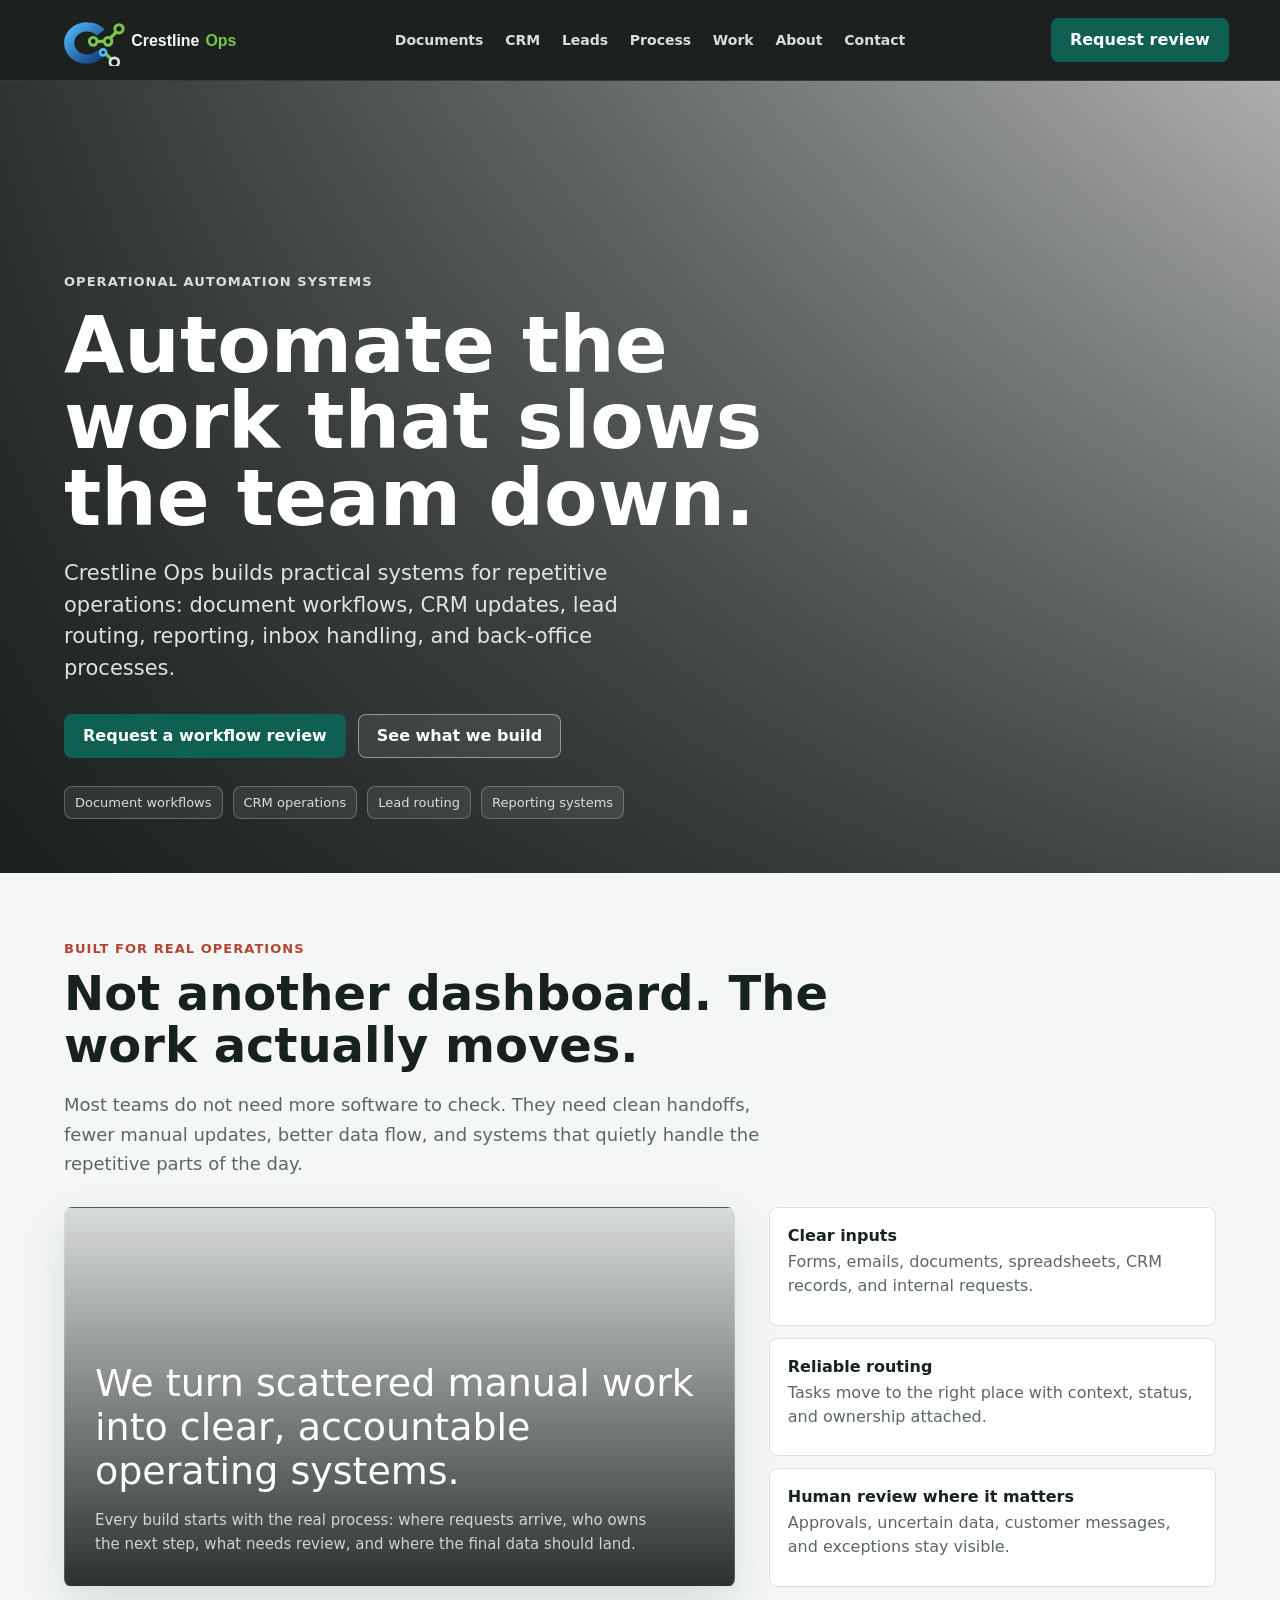
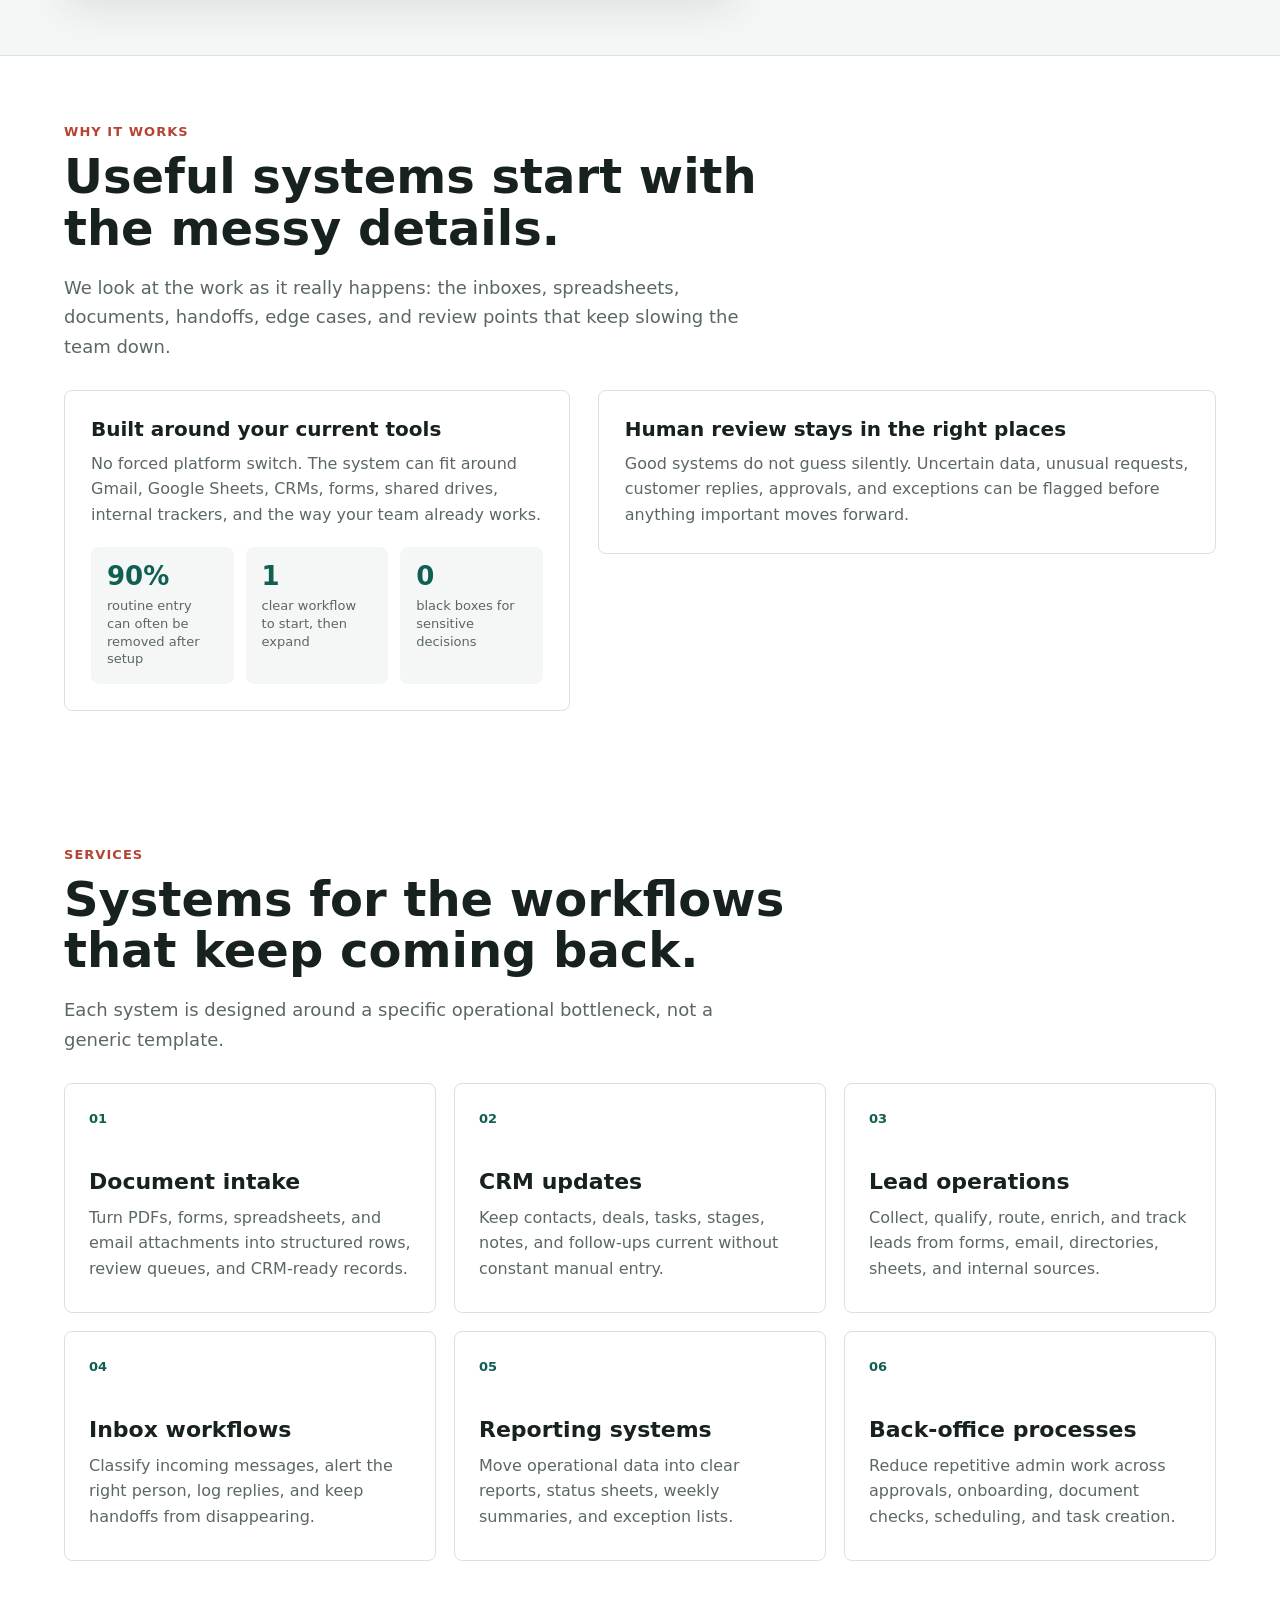
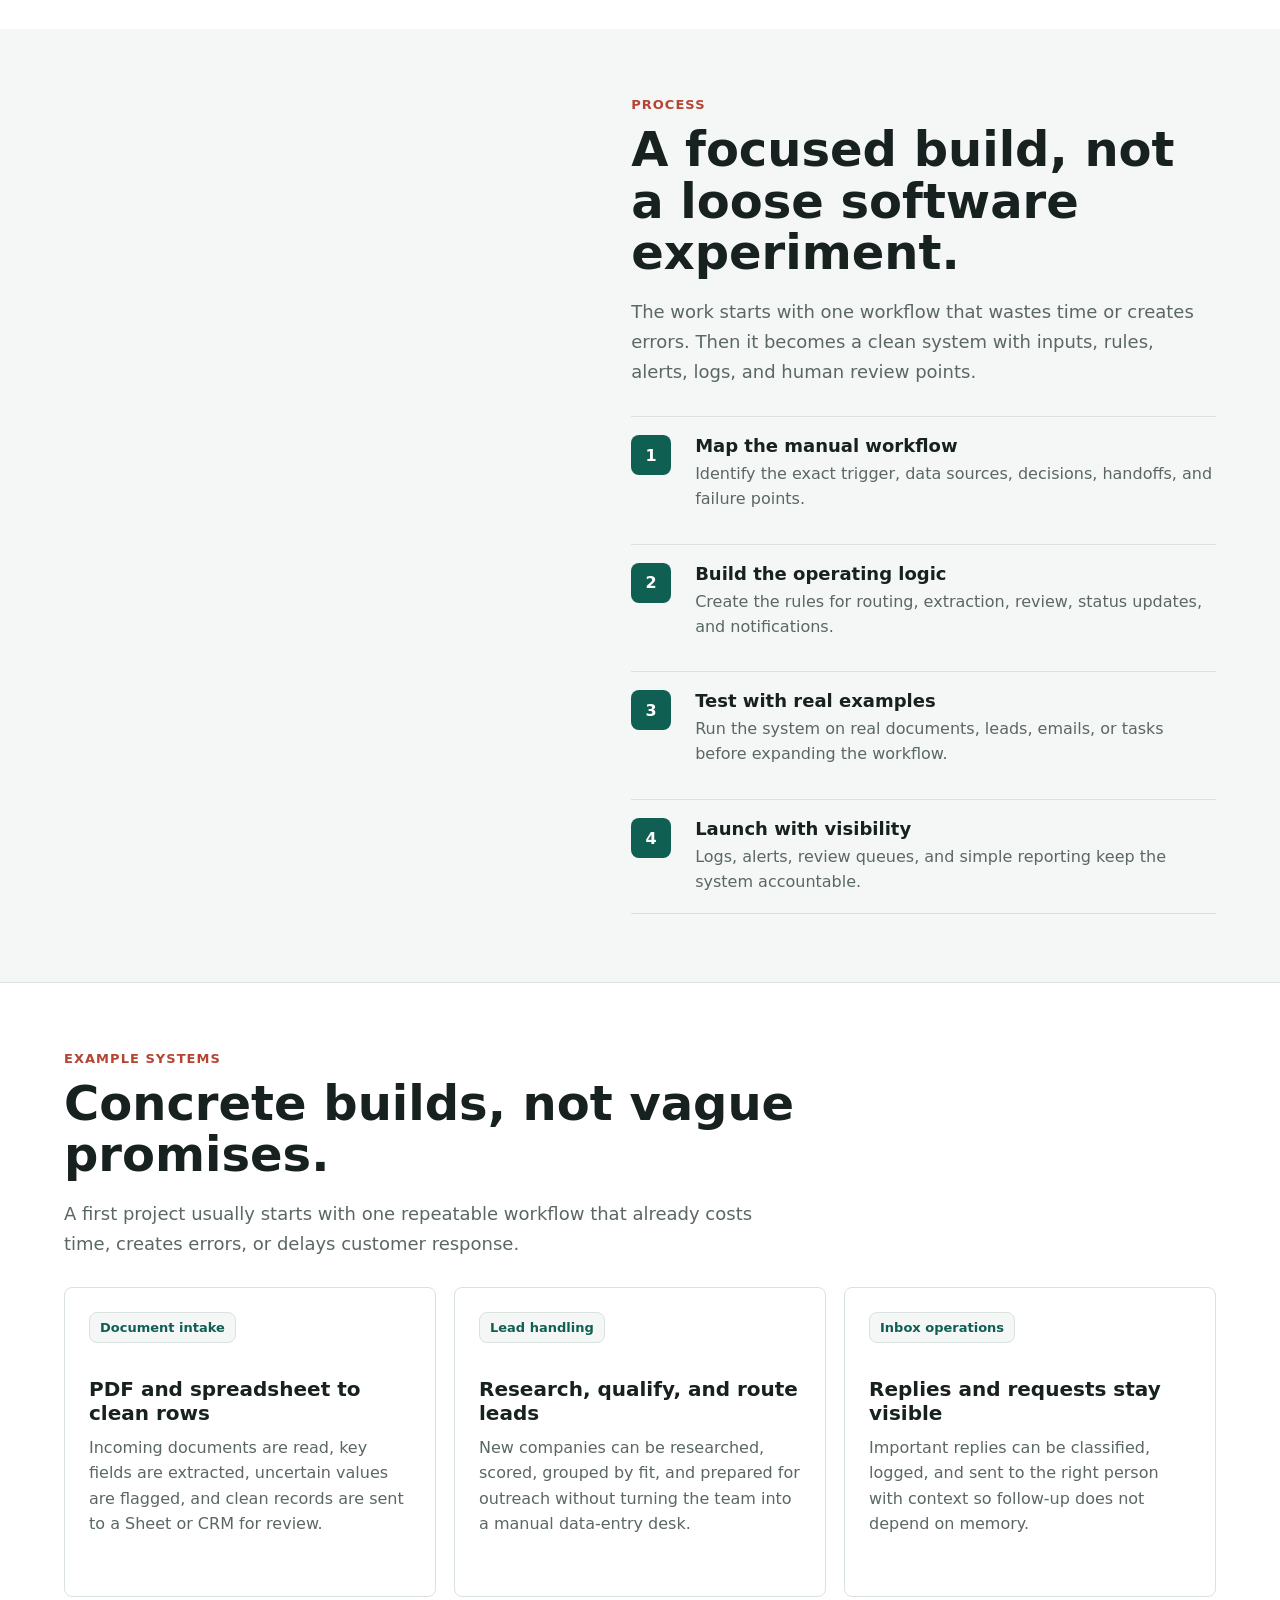
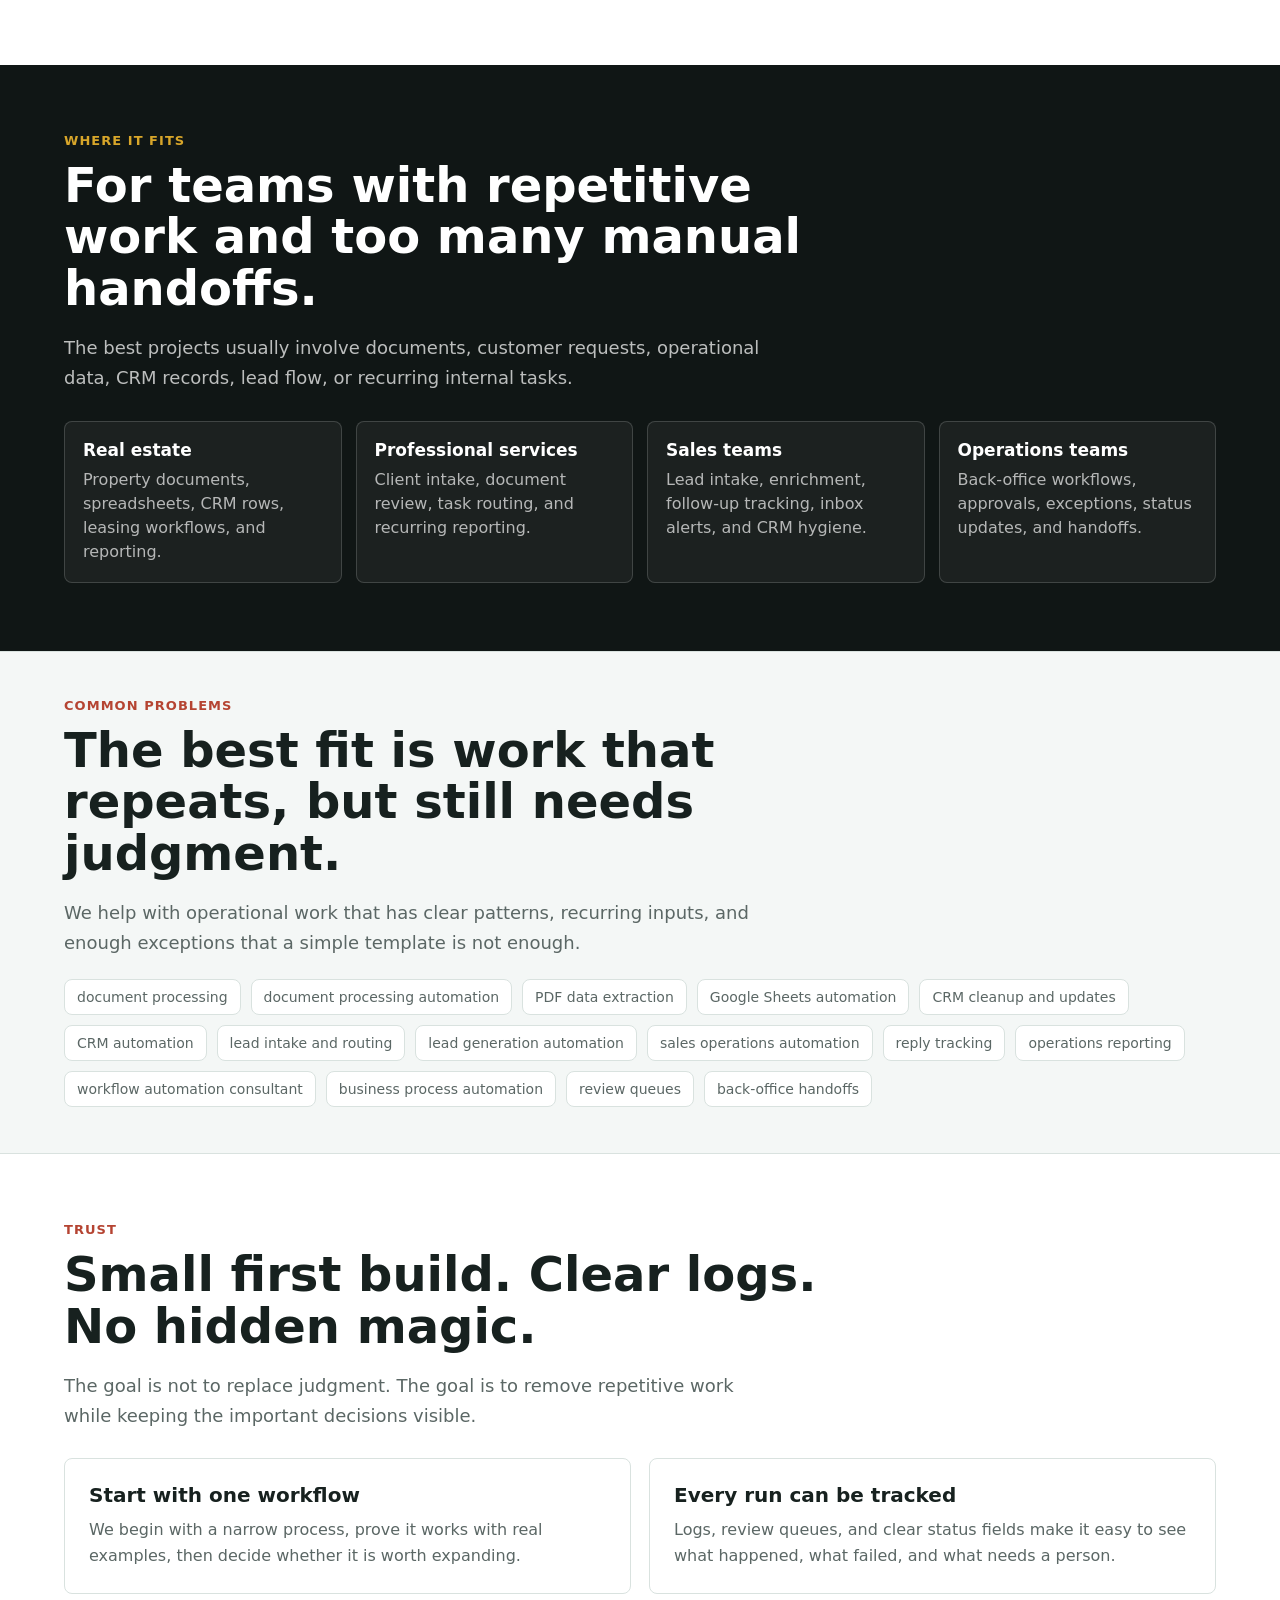
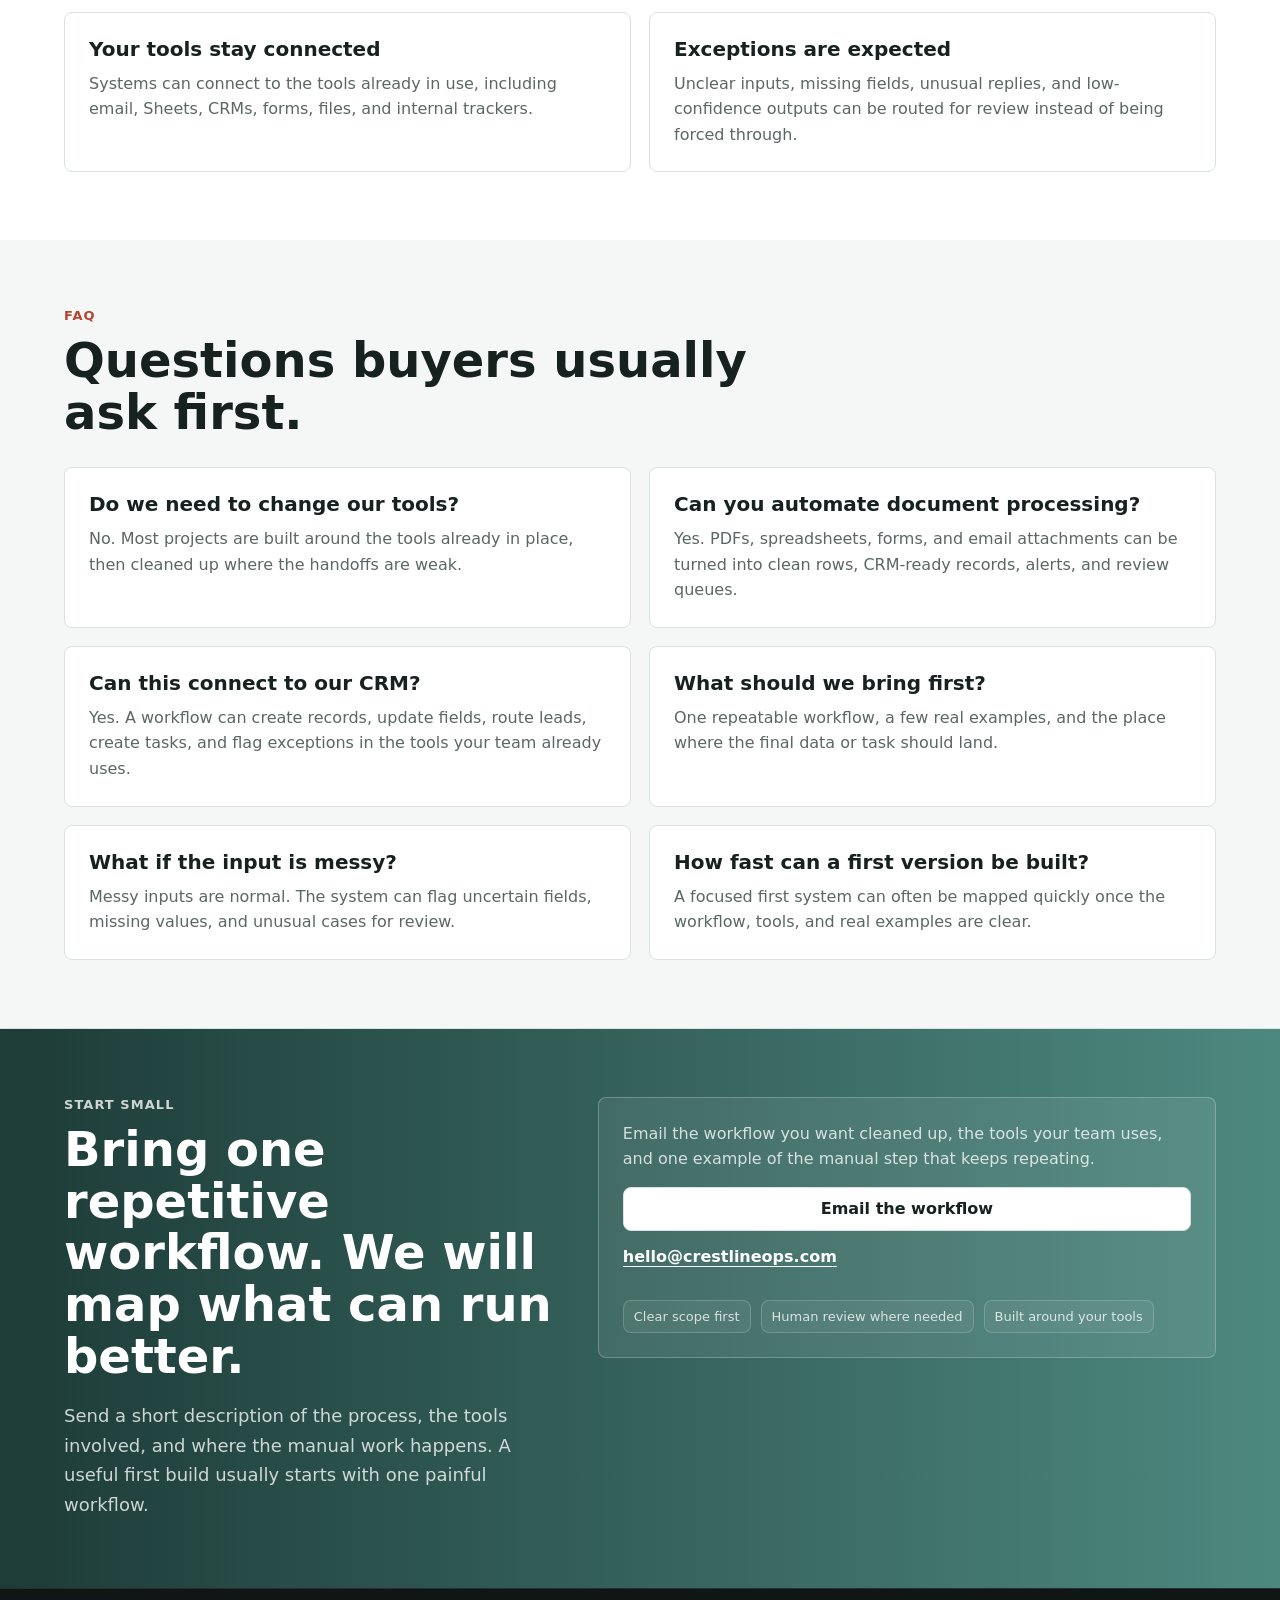
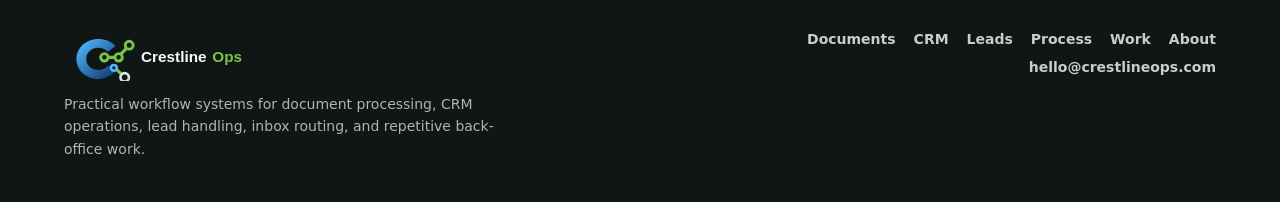
<file: index.html>
<!doctype html>
<html lang="en">
<head>
  <meta charset="utf-8">
  <meta name="viewport" content="width=device-width, initial-scale=1">
  <title>Crestline Ops | Workflow Automation Systems for Growing Teams</title>
  <meta name="description" content="Crestline Ops builds workflow automation systems for document processing, CRM operations, lead handling, inbox routing, reporting, and repetitive back-office work.">
  <meta name="robots" content="index, follow, max-image-preview:large">
  <link rel="canonical" href="https://crestlineops.com/">
  <link rel="manifest" href="/site.webmanifest">
  <link rel="icon" type="image/svg+xml" href="/assets/favicon.svg">
  <link rel="stylesheet" href="/assets/site-enhancements.css">
  <meta name="theme-color" content="#0f2f2b">

  <meta property="og:type" content="website">
  <meta property="og:title" content="Crestline Ops | Workflow Automation Systems for Growing Teams">
  <meta property="og:description" content="Workflow automation systems for document processing, CRM operations, lead handling, inbox routing, reporting, and repetitive back-office work.">
  <meta property="og:url" content="https://crestlineops.com/">
  <meta property="og:image" content="https://crestlineops.com/assets/crestline-ops-logo-wide.svg">
  <meta name="twitter:card" content="summary_large_image">

  <style>
    :root {
      --ink: #17211f;
      --muted: #5b6765;
      --surface: #ffffff;
      --wash: #f4f7f6;
      --line: #d9e2df;
      --green: #0f5f53;
      --green-2: #1f7a68;
      --red: #b54432;
      --gold: #d8a62a;
      --charcoal: #101615;
      --shadow: 0 18px 45px rgba(23, 33, 31, 0.12);
      --max: 1160px;
    }

    * {
      box-sizing: border-box;
    }

    html {
      scroll-behavior: smooth;
    }

    body {
      margin: 0;
      font-family: Inter, ui-sans-serif, system-ui, -apple-system, BlinkMacSystemFont, "Segoe UI", sans-serif;
      color: var(--ink);
      background: var(--surface);
    }

    img {
      display: block;
      max-width: 100%;
    }

    a {
      color: inherit;
      text-decoration: none;
    }

    .nav {
      position: fixed;
      top: 0;
      left: 0;
      right: 0;
      z-index: 30;
      display: flex;
      align-items: center;
      justify-content: space-between;
      gap: 22px;
      padding: 16px clamp(18px, 4vw, 64px);
      color: #fff;
      background: rgba(16, 22, 21, 0.82);
      border-bottom: 1px solid rgba(255,255,255,0.12);
      backdrop-filter: blur(14px);
    }

    .brand {
      display: inline-flex;
      align-items: center;
      padding: 0;
      border: 0;
      border-radius: 0;
      background: transparent;
    }

    .brand-logo {
      width: 210px;
      height: auto;
      object-fit: contain;
    }

    .nav-links {
      display: flex;
      align-items: center;
      gap: 26px;
      font-size: 14px;
      color: rgba(255,255,255,0.86);
    }

    .nav-links a:hover {
      color: #fff;
    }

    .button {
      display: inline-flex;
      align-items: center;
      justify-content: center;
      min-height: 44px;
      padding: 12px 18px;
      border-radius: 8px;
      border: 1px solid transparent;
      font-weight: 750;
      line-height: 1;
      transition: transform 160ms ease, background 160ms ease, border 160ms ease;
    }

    .button:hover {
      transform: translateY(-1px);
    }

    .button.primary {
      color: #fff;
      background: var(--green);
    }

    .button.primary:hover {
      background: var(--green-2);
    }

    .button.secondary {
      color: #fff;
      border-color: rgba(255,255,255,0.44);
      background: rgba(255,255,255,0.08);
    }

    .button.light {
      color: var(--ink);
      border-color: var(--line);
      background: #fff;
    }

    .hero {
      position: relative;
      display: grid;
      align-items: end;
      min-height: 88vh;
      padding: 112px clamp(18px, 5vw, 72px) 54px;
      color: #fff;
      overflow: hidden;
      background:
        linear-gradient(90deg, rgba(16,22,21,0.84), rgba(16,22,21,0.56) 46%, rgba(16,22,21,0.18)),
        linear-gradient(180deg, rgba(16,22,21,0.20), rgba(16,22,21,0.72)),
        url("https://images.unsplash.com/photo-1556761175-b413da4baf72?auto=format&fit=crop&w=2200&q=82") center/cover;
    }

    .hero-inner {
      width: min(760px, 100%);
    }

    .eyebrow {
      margin: 0 0 18px;
      color: rgba(255,255,255,0.82);
      font-size: 13px;
      font-weight: 750;
      letter-spacing: 0.08em;
      text-transform: uppercase;
    }

    h1 {
      max-width: 760px;
      margin: 0;
      font-size: clamp(44px, 7vw, 78px);
      line-height: 0.98;
      letter-spacing: 0;
    }

    .hero-copy {
      max-width: 640px;
      margin: 22px 0 0;
      color: rgba(255,255,255,0.86);
      font-size: clamp(17px, 2vw, 21px);
      line-height: 1.5;
    }

    .hero-actions {
      display: flex;
      flex-wrap: wrap;
      gap: 12px;
      margin-top: 30px;
    }

    .hero-proof {
      display: flex;
      flex-wrap: wrap;
      gap: 10px;
      margin-top: 28px;
      color: rgba(255,255,255,0.82);
      font-size: 13px;
    }

    .hero-proof span {
      padding: 8px 10px;
      border: 1px solid rgba(255,255,255,0.24);
      border-radius: 8px;
      background: rgba(255,255,255,0.08);
    }

    section {
      padding: 68px clamp(18px, 5vw, 72px);
    }

    .section-inner {
      max-width: var(--max);
      margin: 0 auto;
    }

    .section-kicker {
      margin: 0 0 12px;
      color: var(--red);
      font-size: 13px;
      font-weight: 800;
      letter-spacing: 0.08em;
      text-transform: uppercase;
    }

    h2 {
      max-width: 780px;
      margin: 0;
      font-size: clamp(31px, 4vw, 48px);
      line-height: 1.08;
      letter-spacing: 0;
    }

    .section-lead {
      max-width: 720px;
      margin: 18px 0 0;
      color: var(--muted);
      font-size: 18px;
      line-height: 1.65;
    }

    .intro {
      background: var(--wash);
      border-bottom: 1px solid var(--line);
    }

    .intro-grid {
      display: grid;
      grid-template-columns: 1.2fr 0.8fr;
      gap: 34px;
      align-items: stretch;
      margin-top: 28px;
    }

    .statement {
      position: relative;
      display: grid;
      align-content: end;
      min-height: 380px;
      padding: 30px;
      border: 1px solid rgba(255,255,255,0.18);
      border-radius: 8px;
      color: #fff;
      background:
        linear-gradient(180deg, rgba(16,22,21,0.12), rgba(16,22,21,0.88)),
        url("https://images.unsplash.com/photo-1517048676732-d65bc937f952?auto=format&fit=crop&w=1200&q=82") center/cover;
      box-shadow: var(--shadow);
      overflow: hidden;
    }

    .statement p {
      margin: 0;
      max-width: 620px;
      font-size: clamp(24px, 3vw, 38px);
      line-height: 1.16;
      letter-spacing: 0;
    }

    .statement small {
      display: block;
      max-width: 560px;
      margin-top: 16px;
      color: rgba(255,255,255,0.76);
      font-size: 15px;
      line-height: 1.55;
    }

    .mini-list {
      display: grid;
      gap: 12px;
    }

    .mini-list div {
      padding: 18px;
      border: 1px solid var(--line);
      border-radius: 8px;
      background: #fff;
    }

    .mini-list strong {
      display: block;
      margin-bottom: 5px;
    }

    .mini-list span {
      color: var(--muted);
      line-height: 1.5;
    }

    .proof-grid {
      display: grid;
      grid-template-columns: 0.9fr 1.1fr;
      gap: 28px;
      align-items: start;
      margin-top: 28px;
    }

    .proof-panel {
      padding: 26px;
      border: 1px solid var(--line);
      border-radius: 8px;
      background: #fff;
    }

    .proof-panel h3,
    .system h3,
    .trust-item h3,
    .faq-item h3 {
      margin: 0 0 10px;
      font-size: 20px;
      line-height: 1.2;
    }

    .proof-panel p,
    .system p,
    .trust-item p,
    .faq-item p {
      margin: 0;
      color: var(--muted);
      line-height: 1.6;
    }

    .metric-row {
      display: grid;
      grid-template-columns: repeat(3, 1fr);
      gap: 12px;
      margin-top: 20px;
    }

    .metric {
      padding: 16px;
      border-radius: 8px;
      background: var(--wash);
    }

    .metric strong {
      display: block;
      color: var(--green);
      font-size: 26px;
      line-height: 1;
    }

    .metric span {
      display: block;
      margin-top: 8px;
      color: var(--muted);
      font-size: 13px;
      line-height: 1.35;
    }

    .services-grid {
      display: grid;
      grid-template-columns: repeat(3, 1fr);
      gap: 18px;
      margin-top: 28px;
    }

    .service {
      min-height: 230px;
      padding: 24px;
      border: 1px solid var(--line);
      border-radius: 8px;
      background: #fff;
    }

    .service-number {
      color: var(--green);
      font-size: 13px;
      font-weight: 850;
    }

    .service h3 {
      margin: 42px 0 10px;
      font-size: 22px;
      line-height: 1.18;
    }

    .service p {
      margin: 0;
      color: var(--muted);
      line-height: 1.6;
    }

    .split {
      display: grid;
      grid-template-columns: 0.95fr 1.05fr;
      gap: 38px;
      align-items: center;
    }

    .photo {
      min-height: 470px;
      border-radius: 8px;
      background: url("https://images.unsplash.com/photo-1551836022-d5d88e9218df?auto=format&fit=crop&w=1200&q=82") center/cover;
    }

    .process {
      display: grid;
      gap: 14px;
      margin-top: 30px;
    }

    .process-step {
      display: grid;
      grid-template-columns: 48px 1fr;
      gap: 16px;
      align-items: start;
      padding: 18px 0;
      border-top: 1px solid var(--line);
    }

    .process-step:last-child {
      border-bottom: 1px solid var(--line);
    }

    .process-step b {
      display: grid;
      place-items: center;
      width: 40px;
      height: 40px;
      color: #fff;
      border-radius: 8px;
      background: var(--green);
    }

    .process-step h3 {
      margin: 0 0 6px;
      font-size: 18px;
    }

    .process-step p {
      margin: 0;
      color: var(--muted);
      line-height: 1.55;
    }

    .systems-grid {
      display: grid;
      grid-template-columns: repeat(3, 1fr);
      gap: 18px;
      margin-top: 28px;
    }

    .system {
      padding: 24px;
      border: 1px solid var(--line);
      border-radius: 8px;
      background: #fff;
      min-height: 310px;
    }

    .system-tag {
      display: inline-flex;
      margin-bottom: 34px;
      padding: 7px 10px;
      border: 1px solid var(--line);
      border-radius: 8px;
      color: var(--green);
      font-size: 13px;
      font-weight: 800;
      background: var(--wash);
    }

    .trust-grid,
    .faq-grid {
      display: grid;
      grid-template-columns: repeat(2, 1fr);
      gap: 18px;
      margin-top: 28px;
    }

    .trust-item,
    .faq-item {
      padding: 24px;
      border: 1px solid var(--line);
      border-radius: 8px;
      background: #fff;
    }

    .industries {
      color: #fff;
      background: var(--charcoal);
    }

    .industries .section-kicker {
      color: var(--gold);
    }

    .industries .section-lead {
      color: rgba(255,255,255,0.72);
    }

    .industry-grid {
      display: grid;
      grid-template-columns: repeat(4, 1fr);
      gap: 14px;
      margin-top: 28px;
    }

    .industry {
      min-height: 150px;
      padding: 18px;
      border: 1px solid rgba(255,255,255,0.16);
      border-radius: 8px;
      background: rgba(255,255,255,0.05);
    }

    .industry strong {
      display: block;
      margin-bottom: 8px;
      font-size: 17px;
    }

    .industry span {
      color: rgba(255,255,255,0.68);
      line-height: 1.5;
    }

    .seo-band {
      padding-top: 46px;
      padding-bottom: 46px;
      background: var(--wash);
      border-top: 1px solid var(--line);
      border-bottom: 1px solid var(--line);
    }

    .keyword-row {
      display: flex;
      flex-wrap: wrap;
      gap: 10px;
      margin-top: 22px;
    }

    .keyword-row span {
      padding: 9px 12px;
      border: 1px solid var(--line);
      border-radius: 8px;
      color: var(--muted);
      background: #fff;
      font-size: 14px;
    }

    .cta {
      color: #fff;
      background:
        linear-gradient(90deg, rgba(15,47,43,0.94), rgba(15,95,83,0.74)),
        url("https://images.unsplash.com/photo-1497366754035-f200968a6e72?auto=format&fit=crop&w=1800&q=82") center/cover;
    }

    .cta-box {
      display: grid;
      grid-template-columns: 0.9fr 1.1fr;
      gap: 28px;
      align-items: start;
    }

    .cta h2 {
      color: #fff;
    }

    .cta p {
      max-width: 690px;
      color: rgba(255,255,255,0.78);
    }

    .contact-form {
      display: grid;
      gap: 12px;
      padding: 24px;
      border: 1px solid rgba(255,255,255,0.24);
      border-radius: 8px;
      background: rgba(255,255,255,0.1);
      backdrop-filter: blur(10px);
    }

    .contact-form label {
      display: grid;
      gap: 7px;
      color: rgba(255,255,255,0.82);
      font-size: 13px;
      font-weight: 750;
    }

    .contact-form input,
    .contact-form textarea {
      width: 100%;
      border: 1px solid rgba(255,255,255,0.32);
      border-radius: 8px;
      padding: 13px 14px;
      color: #fff;
      font: inherit;
      background: rgba(16,22,21,0.46);
      outline: none;
    }

    .contact-form textarea {
      min-height: 126px;
      resize: vertical;
    }

    .contact-form input::placeholder,
    .contact-form textarea::placeholder {
      color: rgba(255,255,255,0.52);
    }

    .contact-form button {
      width: 100%;
      cursor: pointer;
    }

    .footer {
      padding: 34px clamp(18px, 5vw, 72px);
      color: rgba(255,255,255,0.7);
      background: var(--charcoal);
      border-top: 1px solid rgba(255,255,255,0.1);
    }

    .footer-inner {
      max-width: var(--max);
      margin: 0 auto;
      display: flex;
      justify-content: space-between;
      gap: 24px;
      flex-wrap: wrap;
      font-size: 14px;
    }

    .footer-links {
      display: flex;
      flex-wrap: wrap;
      gap: 14px;
    }

    .footer-links a:hover {
      color: #fff;
    }

    @media (max-width: 900px) {
      .nav-links {
        display: none;
      }

      .intro-grid,
      .split,
      .proof-grid,
      .cta-box {
        grid-template-columns: 1fr;
      }

      .services-grid,
      .systems-grid,
      .trust-grid,
      .faq-grid,
      .industry-grid {
        grid-template-columns: 1fr 1fr;
      }

      .photo {
        min-height: 360px;
      }
    }

    @media (max-width: 620px) {
      .nav {
        padding: 13px 16px;
      }

      .brand {
        padding: 0;
      }

      .brand-logo {
        width: 168px;
      }

      .hero {
        min-height: 87vh;
        padding: 94px 18px 34px;
      }

      .hero-actions,
      .button {
        width: 100%;
      }

      .services-grid,
      .systems-grid,
      .trust-grid,
      .faq-grid,
      .industry-grid {
        grid-template-columns: 1fr;
      }

      .metric-row {
        grid-template-columns: 1fr;
      }

      section {
        padding: 50px 18px;
      }

      .statement,
      .service {
        padding: 20px;
      }
    }
  </style>

  <script type="application/ld+json">
  {
    "@context": "https://schema.org",
    "@type": "ProfessionalService",
    "name": "Crestline Ops",
    "url": "https://crestlineops.com/",
    "description": "Workflow automation systems for growing teams, including document processing, CRM operations, lead handling, reporting, inbox operations, and back-office processes.",
    "email": "hello@crestlineops.com",
    "areaServed": "Worldwide",
    "serviceType": [
      "Business process automation",
      "Workflow automation",
      "CRM automation",
      "Document automation",
      "Document processing automation",
      "Lead generation automation",
      "Back-office automation",
      "Operations automation"
    ]
  }
  </script>

  <script type="application/ld+json">
  {
    "@context": "https://schema.org",
    "@type": "FAQPage",
    "mainEntity": [
      {
        "@type": "Question",
        "name": "What does Crestline Ops automate?",
        "acceptedAnswer": {
          "@type": "Answer",
          "text": "Crestline Ops builds automation systems for repetitive operational work such as document intake, CRM updates, lead routing, reporting, inbox workflows, and back-office processes."
        }
      },
      {
        "@type": "Question",
        "name": "Can you automate document processing?",
        "acceptedAnswer": {
          "@type": "Answer",
          "text": "Yes. Crestline Ops can build document processing automation for PDFs, spreadsheets, email attachments, and forms, with review queues for missing or uncertain fields."
        }
      },
      {
        "@type": "Question",
        "name": "Can you connect workflow automation to a CRM?",
        "acceptedAnswer": {
          "@type": "Answer",
          "text": "Yes. Workflow automation can be connected to CRMs, Google Sheets, inboxes, forms, task tools, and reporting workflows depending on the process."
        }
      },
      {
        "@type": "Question",
        "name": "Can automation connect to existing tools?",
        "acceptedAnswer": {
          "@type": "Answer",
          "text": "Yes. Systems can be designed around tools teams already use, including Google Sheets, Gmail, CRMs, forms, databases, and internal workflows."
        }
      },
      {
        "@type": "Question",
        "name": "Is every project fully automated?",
        "acceptedAnswer": {
          "@type": "Answer",
          "text": "No. The goal is practical automation with human review where needed, especially for uncertain data, customer communication, approvals, and sensitive operational decisions."
        }
      }
    ]
  }
  </script>
</head>
<body>
  <header class="nav" aria-label="Primary navigation">
    <a class="brand" href="/" aria-label="Crestline Ops home">
      <img class="brand-logo" src="/assets/crestline-ops-logo-wide.svg" alt="Crestline Ops">
    </a>
    <nav class="nav-links" aria-label="Site links">
      <a href="/document-processing-systems/">Documents</a>
      <a href="/crm-operations-systems/">CRM</a>
      <a href="/lead-operations-systems/">Leads</a>
      <a href="/#process">Process</a>
      <a href="/work/">Work</a>
      <a href="/about/">About</a>
      <a href="/#contact">Contact</a>
    </nav>
    <a class="button primary nav-cta" href="/#contact">Request review</a>
  </header>

  <main id="top">
    <section class="hero">
      <div class="hero-inner">
        <p class="eyebrow">Operational Automation Systems</p>
        <h1>Automate the work that slows the team down.</h1>
        <p class="hero-copy">
          Crestline Ops builds practical systems for repetitive operations: document workflows, CRM updates, lead routing, reporting, inbox handling, and back-office processes.
        </p>
        <div class="hero-actions">
          <a class="button primary" href="#contact">Request a workflow review</a>
          <a class="button secondary" href="#services">See what we build</a>
        </div>
        <div class="hero-proof" aria-label="Core service areas">
          <span>Document workflows</span>
          <span>CRM operations</span>
          <span>Lead routing</span>
          <span>Reporting systems</span>
        </div>
      </div>
    </section>

    <section class="intro">
      <div class="section-inner">
        <p class="section-kicker">Built for real operations</p>
        <h2>Not another dashboard. The work actually moves.</h2>
        <p class="section-lead">
          Most teams do not need more software to check. They need clean handoffs, fewer manual updates, better data flow, and systems that quietly handle the repetitive parts of the day.
        </p>
        <div class="intro-grid">
          <div class="statement">
            <p>We turn scattered manual work into clear, accountable operating systems.</p>
            <small>Every build starts with the real process: where requests arrive, who owns the next step, what needs review, and where the final data should land.</small>
          </div>
          <div class="mini-list">
            <div>
              <strong>Clear inputs</strong>
              <span>Forms, emails, documents, spreadsheets, CRM records, and internal requests.</span>
            </div>
            <div>
              <strong>Reliable routing</strong>
              <span>Tasks move to the right place with context, status, and ownership attached.</span>
            </div>
            <div>
              <strong>Human review where it matters</strong>
              <span>Approvals, uncertain data, customer messages, and exceptions stay visible.</span>
            </div>
          </div>
        </div>
      </div>
    </section>

    <section>
      <div class="section-inner">
        <p class="section-kicker">Why it works</p>
        <h2>Useful systems start with the messy details.</h2>
        <p class="section-lead">
          We look at the work as it really happens: the inboxes, spreadsheets, documents, handoffs, edge cases, and review points that keep slowing the team down.
        </p>
        <div class="proof-grid">
          <div class="proof-panel">
            <h3>Built around your current tools</h3>
            <p>No forced platform switch. The system can fit around Gmail, Google Sheets, CRMs, forms, shared drives, internal trackers, and the way your team already works.</p>
            <div class="metric-row">
              <div class="metric">
                <strong>90%</strong>
                <span>routine entry can often be removed after setup</span>
              </div>
              <div class="metric">
                <strong>1</strong>
                <span>clear workflow to start, then expand</span>
              </div>
              <div class="metric">
                <strong>0</strong>
                <span>black boxes for sensitive decisions</span>
              </div>
            </div>
          </div>
          <div class="proof-panel">
            <h3>Human review stays in the right places</h3>
            <p>Good systems do not guess silently. Uncertain data, unusual requests, customer replies, approvals, and exceptions can be flagged before anything important moves forward.</p>
          </div>
        </div>
      </div>
    </section>

    <section id="services">
      <div class="section-inner">
        <p class="section-kicker">Services</p>
        <h2>Systems for the workflows that keep coming back.</h2>
        <p class="section-lead">
          Each system is designed around a specific operational bottleneck, not a generic template.
        </p>
        <div class="services-grid">
          <article class="service">
            <span class="service-number">01</span>
            <h3>Document intake</h3>
            <p>Turn PDFs, forms, spreadsheets, and email attachments into structured rows, review queues, and CRM-ready records.</p>
          </article>
          <article class="service">
            <span class="service-number">02</span>
            <h3>CRM updates</h3>
            <p>Keep contacts, deals, tasks, stages, notes, and follow-ups current without constant manual entry.</p>
          </article>
          <article class="service">
            <span class="service-number">03</span>
            <h3>Lead operations</h3>
            <p>Collect, qualify, route, enrich, and track leads from forms, email, directories, sheets, and internal sources.</p>
          </article>
          <article class="service">
            <span class="service-number">04</span>
            <h3>Inbox workflows</h3>
            <p>Classify incoming messages, alert the right person, log replies, and keep handoffs from disappearing.</p>
          </article>
          <article class="service">
            <span class="service-number">05</span>
            <h3>Reporting systems</h3>
            <p>Move operational data into clear reports, status sheets, weekly summaries, and exception lists.</p>
          </article>
          <article class="service">
            <span class="service-number">06</span>
            <h3>Back-office processes</h3>
            <p>Reduce repetitive admin work across approvals, onboarding, document checks, scheduling, and task creation.</p>
          </article>
        </div>
      </div>
    </section>

    <section id="process" class="intro">
      <div class="section-inner split">
        <div class="photo" role="img" aria-label="Team reviewing an operations workflow"></div>
        <div>
          <p class="section-kicker">Process</p>
          <h2>A focused build, not a loose software experiment.</h2>
          <p class="section-lead">
            The work starts with one workflow that wastes time or creates errors. Then it becomes a clean system with inputs, rules, alerts, logs, and human review points.
          </p>
          <div class="process">
            <div class="process-step">
              <b>1</b>
              <div>
                <h3>Map the manual workflow</h3>
                <p>Identify the exact trigger, data sources, decisions, handoffs, and failure points.</p>
              </div>
            </div>
            <div class="process-step">
              <b>2</b>
              <div>
                <h3>Build the operating logic</h3>
                <p>Create the rules for routing, extraction, review, status updates, and notifications.</p>
              </div>
            </div>
            <div class="process-step">
              <b>3</b>
              <div>
                <h3>Test with real examples</h3>
                <p>Run the system on real documents, leads, emails, or tasks before expanding the workflow.</p>
              </div>
            </div>
            <div class="process-step">
              <b>4</b>
              <div>
                <h3>Launch with visibility</h3>
                <p>Logs, alerts, review queues, and simple reporting keep the system accountable.</p>
              </div>
            </div>
          </div>
        </div>
      </div>
    </section>

    <section>
      <div class="section-inner">
        <p class="section-kicker">Example systems</p>
        <h2>Concrete builds, not vague promises.</h2>
        <p class="section-lead">
          A first project usually starts with one repeatable workflow that already costs time, creates errors, or delays customer response.
        </p>
        <div class="systems-grid">
          <article class="system">
            <span class="system-tag">Document intake</span>
            <h3>PDF and spreadsheet to clean rows</h3>
            <p>Incoming documents are read, key fields are extracted, uncertain values are flagged, and clean records are sent to a Sheet or CRM for review.</p>
          </article>
          <article class="system">
            <span class="system-tag">Lead handling</span>
            <h3>Research, qualify, and route leads</h3>
            <p>New companies can be researched, scored, grouped by fit, and prepared for outreach without turning the team into a manual data-entry desk.</p>
          </article>
          <article class="system">
            <span class="system-tag">Inbox operations</span>
            <h3>Replies and requests stay visible</h3>
            <p>Important replies can be classified, logged, and sent to the right person with context so follow-up does not depend on memory.</p>
          </article>
        </div>
      </div>
    </section>

    <section id="industries" class="industries">
      <div class="section-inner">
        <p class="section-kicker">Where it fits</p>
        <h2>For teams with repetitive work and too many manual handoffs.</h2>
        <p class="section-lead">
          The best projects usually involve documents, customer requests, operational data, CRM records, lead flow, or recurring internal tasks.
        </p>
        <div class="industry-grid">
          <div class="industry">
            <strong>Real estate</strong>
            <span>Property documents, spreadsheets, CRM rows, leasing workflows, and reporting.</span>
          </div>
          <div class="industry">
            <strong>Professional services</strong>
            <span>Client intake, document review, task routing, and recurring reporting.</span>
          </div>
          <div class="industry">
            <strong>Sales teams</strong>
            <span>Lead intake, enrichment, follow-up tracking, inbox alerts, and CRM hygiene.</span>
          </div>
          <div class="industry">
            <strong>Operations teams</strong>
            <span>Back-office workflows, approvals, exceptions, status updates, and handoffs.</span>
          </div>
        </div>
      </div>
    </section>

    <section class="seo-band">
      <div class="section-inner">
        <p class="section-kicker">Common problems</p>
        <h2>The best fit is work that repeats, but still needs judgment.</h2>
        <p class="section-lead">
          We help with operational work that has clear patterns, recurring inputs, and enough exceptions that a simple template is not enough.
        </p>
        <div class="keyword-row" aria-label="Service keywords">
          <span>document processing</span>
          <span>document processing automation</span>
          <span>PDF data extraction</span>
          <span>Google Sheets automation</span>
          <span>CRM cleanup and updates</span>
          <span>CRM automation</span>
          <span>lead intake and routing</span>
          <span>lead generation automation</span>
          <span>sales operations automation</span>
          <span>reply tracking</span>
          <span>operations reporting</span>
          <span>workflow automation consultant</span>
          <span>business process automation</span>
          <span>review queues</span>
          <span>back-office handoffs</span>
        </div>
      </div>
    </section>

    <section>
      <div class="section-inner">
        <p class="section-kicker">Trust</p>
        <h2>Small first build. Clear logs. No hidden magic.</h2>
        <p class="section-lead">
          The goal is not to replace judgment. The goal is to remove repetitive work while keeping the important decisions visible.
        </p>
        <div class="trust-grid">
          <div class="trust-item">
            <h3>Start with one workflow</h3>
            <p>We begin with a narrow process, prove it works with real examples, then decide whether it is worth expanding.</p>
          </div>
          <div class="trust-item">
            <h3>Every run can be tracked</h3>
            <p>Logs, review queues, and clear status fields make it easy to see what happened, what failed, and what needs a person.</p>
          </div>
          <div class="trust-item">
            <h3>Your tools stay connected</h3>
            <p>Systems can connect to the tools already in use, including email, Sheets, CRMs, forms, files, and internal trackers.</p>
          </div>
          <div class="trust-item">
            <h3>Exceptions are expected</h3>
            <p>Unclear inputs, missing fields, unusual replies, and low-confidence outputs can be routed for review instead of being forced through.</p>
          </div>
        </div>
      </div>
    </section>

    <section class="intro">
      <div class="section-inner">
        <p class="section-kicker">FAQ</p>
        <h2>Questions buyers usually ask first.</h2>
        <div class="faq-grid">
          <div class="faq-item">
            <h3>Do we need to change our tools?</h3>
            <p>No. Most projects are built around the tools already in place, then cleaned up where the handoffs are weak.</p>
          </div>
          <div class="faq-item">
            <h3>Can you automate document processing?</h3>
            <p>Yes. PDFs, spreadsheets, forms, and email attachments can be turned into clean rows, CRM-ready records, alerts, and review queues.</p>
          </div>
          <div class="faq-item">
            <h3>Can this connect to our CRM?</h3>
            <p>Yes. A workflow can create records, update fields, route leads, create tasks, and flag exceptions in the tools your team already uses.</p>
          </div>
          <div class="faq-item">
            <h3>What should we bring first?</h3>
            <p>One repeatable workflow, a few real examples, and the place where the final data or task should land.</p>
          </div>
          <div class="faq-item">
            <h3>What if the input is messy?</h3>
            <p>Messy inputs are normal. The system can flag uncertain fields, missing values, and unusual cases for review.</p>
          </div>
          <div class="faq-item">
            <h3>How fast can a first version be built?</h3>
            <p>A focused first system can often be mapped quickly once the workflow, tools, and real examples are clear.</p>
          </div>
        </div>
      </div>
    </section>

    <section id="contact" class="cta">
      <div class="section-inner cta-box">
        <div>
          <p class="section-kicker">Start small</p>
          <h2>Bring one repetitive workflow. We will map what can run better.</h2>
          <p class="section-lead">
            Send a short description of the process, the tools involved, and where the manual work happens. A useful first build usually starts with one painful workflow.
          </p>
        </div>
        <div class="contact-direct" aria-label="Contact Crestline Ops">
          <p>Email the workflow you want cleaned up, the tools your team uses, and one example of the manual step that keeps repeating.</p>
          <a class="button light" href="mailto:hello@crestlineops.com?subject=Workflow%20review%20request&body=Hi%20Alex,%0A%0AI%20would%20like%20to%20review%20a%20workflow.%0A%0AThe%20manual%20work:%0A%0AThe%20tools%20we%20use:%0A%0AWhat%20I%20want%20to%20improve:%0A">Email the workflow</a>
          <a class="contact-email" href="mailto:hello@crestlineops.com">hello@crestlineops.com</a>
          <div class="trust-row" aria-label="Project controls">
            <span>Clear scope first</span>
            <span>Human review where needed</span>
            <span>Built around your tools</span>
          </div>
        </div>
      </div>
    </section>
  </main>

  <footer class="footer">
    <div class="footer-inner">
      <div class="footer-brand">
        <img class="footer-logo" src="/assets/crestline-ops-logo-wide.svg" alt="Crestline Ops">
        <p>Practical workflow systems for document processing, CRM operations, lead handling, inbox routing, and repetitive back-office work.</p>
      </div>
      <div class="footer-links" aria-label="Footer navigation">
        <a href="/document-processing-systems/">Documents</a>
        <a href="/crm-operations-systems/">CRM</a>
        <a href="/lead-operations-systems/">Leads</a>
        <a href="/#process">Process</a>
        <a href="/work/">Work</a>
        <a href="/about/">About</a>
        <a href="mailto:hello@crestlineops.com">hello@crestlineops.com</a>
      </div>
    </div>
  </footer>
</body>
</html>
</file>
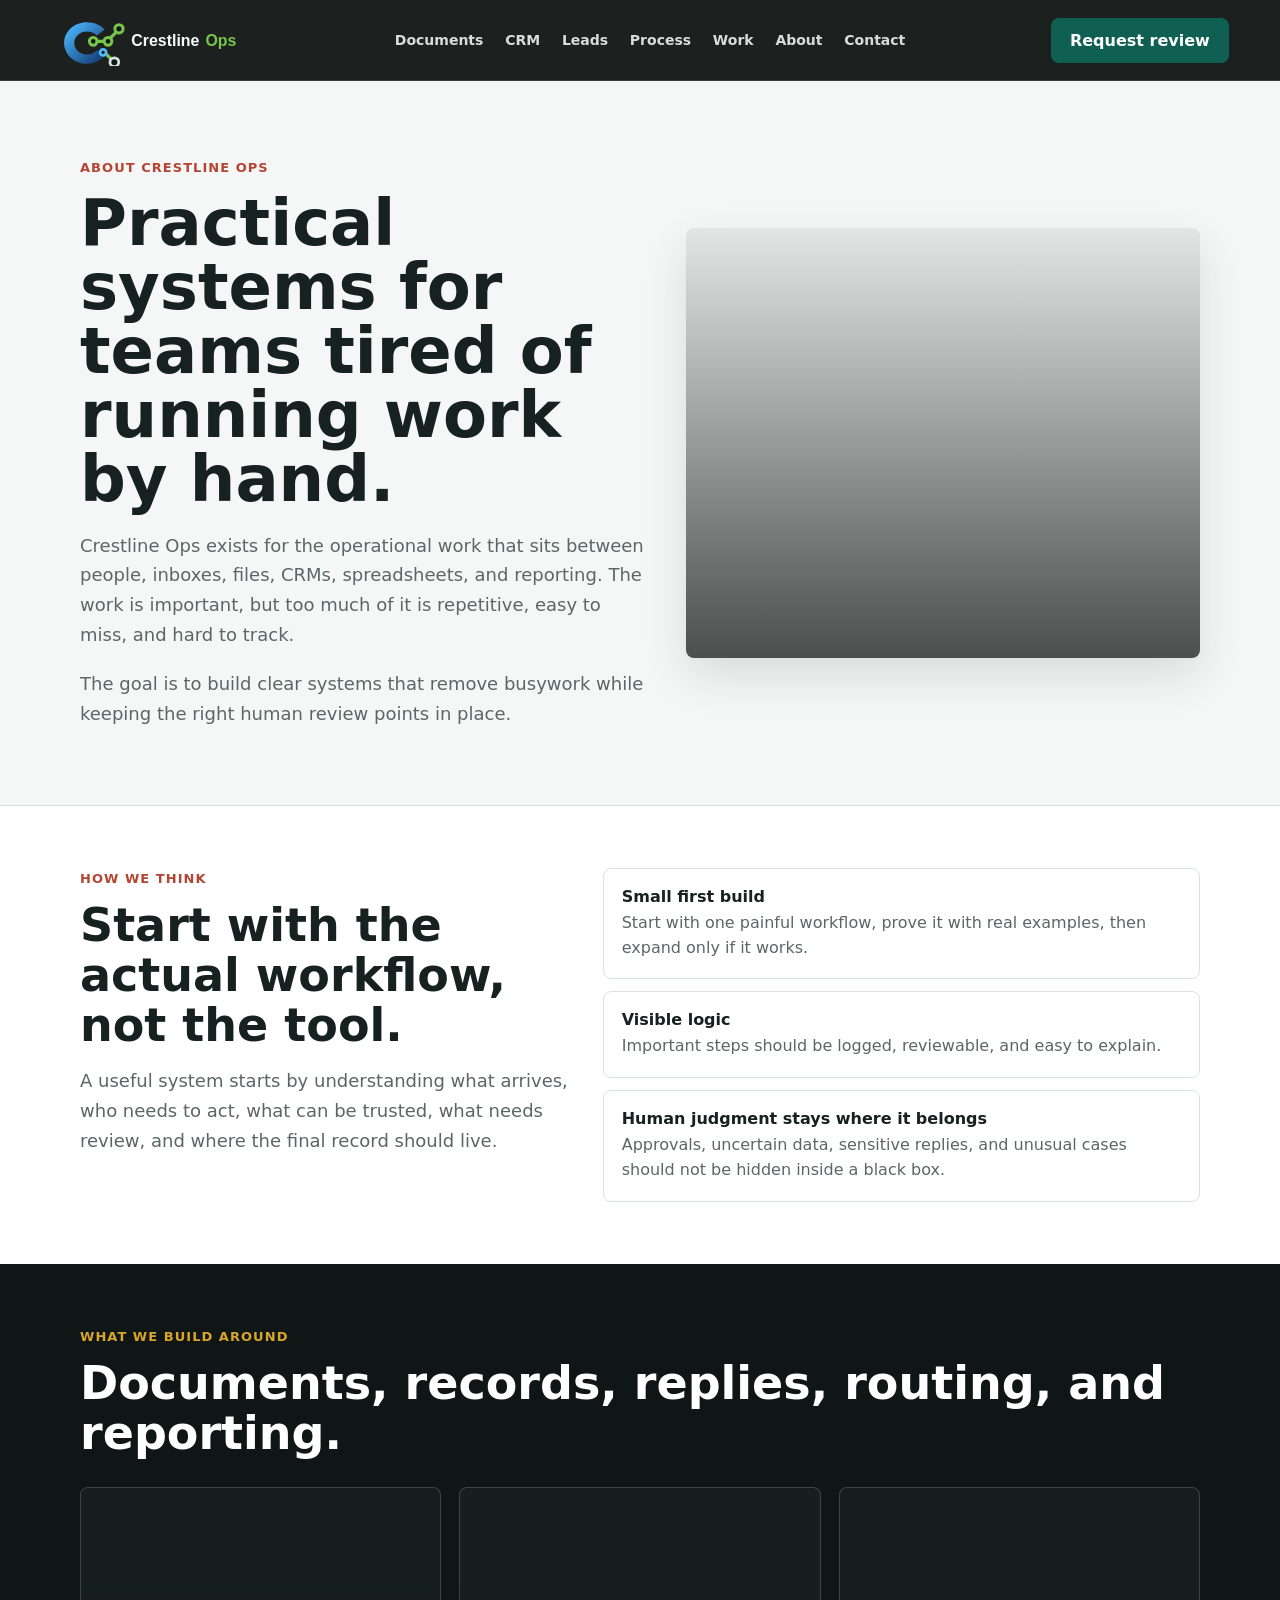
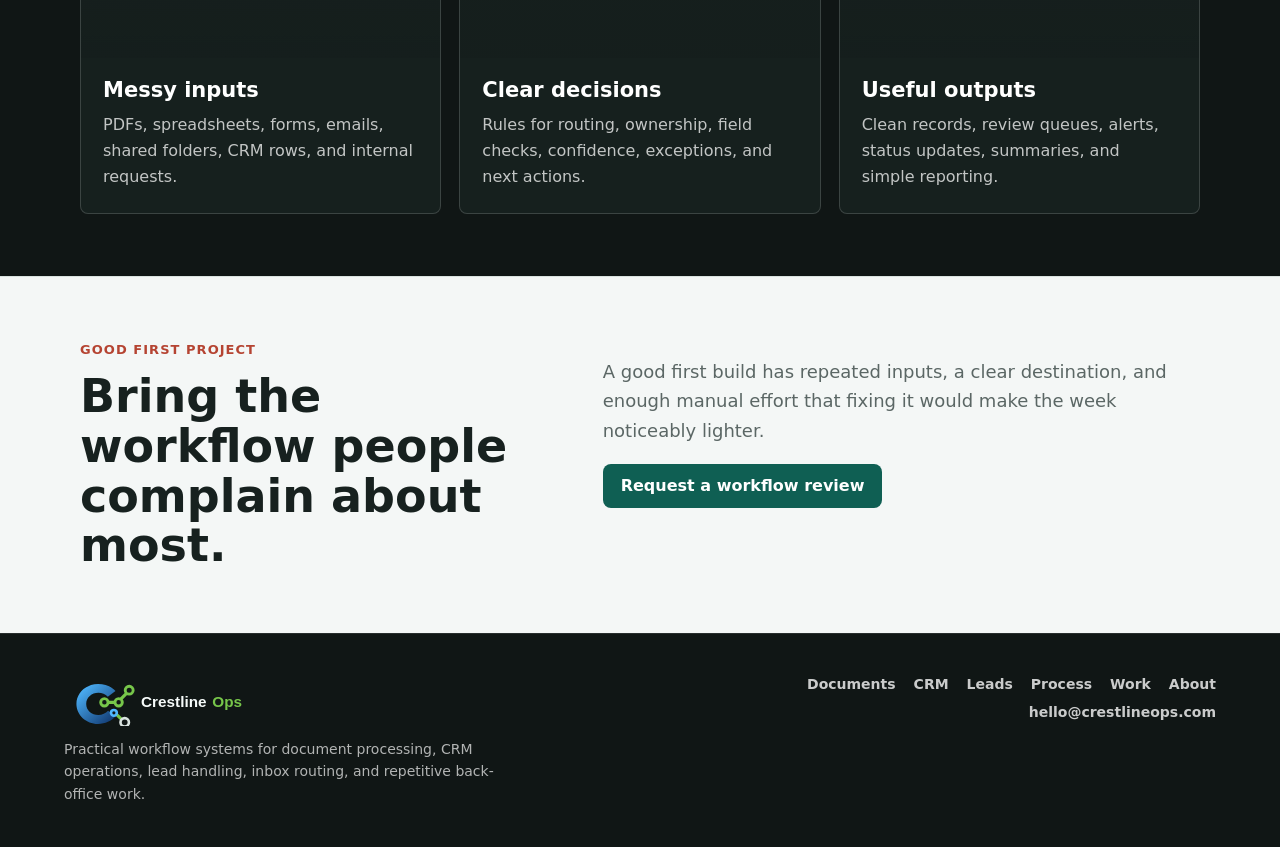
<file: about/index.html>
﻿<!doctype html>
<html lang="en">
<head>
  <meta charset="utf-8">
  <meta name="viewport" content="width=device-width, initial-scale=1">
  <title>About Crestline Ops | Practical Operations Systems</title>
  <meta name="description" content="Crestline Ops builds practical operations systems for teams dealing with repetitive documents, CRM updates, lead handling, reporting, and back-office handoffs.">
  <meta name="robots" content="index, follow, max-image-preview:large">
  <link rel="canonical" href="https://crestlineops.com/about/">
  <link rel="icon" type="image/svg+xml" href="/assets/favicon.svg">
  <link rel="stylesheet" href="/assets/site-enhancements.css">
  <style>
    :root{--ink:#17211f;--muted:#5b6765;--wash:#f4f7f6;--line:#d9e2df;--green:#0f5f53;--green2:#1f7a68;--red:#b54432;--charcoal:#101615;--gold:#d8a62a;--max:1120px;--shadow:0 18px 45px rgba(23,33,31,.12)}
    *{box-sizing:border-box}body{margin:0;font-family:Inter,ui-sans-serif,system-ui,-apple-system,BlinkMacSystemFont,"Segoe UI",sans-serif;color:var(--ink);background:#fff}a{color:inherit;text-decoration:none}img{display:block;max-width:100%}.nav{display:flex;justify-content:space-between;align-items:center;gap:18px;padding:16px clamp(18px,5vw,64px);background:var(--charcoal);color:#fff}.nav img{width:210px}.nav-links{display:flex;gap:18px;color:rgba(255,255,255,.8);font-size:14px}.button{display:inline-flex;align-items:center;justify-content:center;min-height:44px;padding:12px 18px;border-radius:8px;background:var(--green);color:#fff;font-weight:750}.button:hover{background:var(--green2)}
    .hero{padding:76px clamp(18px,6vw,84px);background:var(--wash);border-bottom:1px solid var(--line)}.wrap{max-width:var(--max);margin:0 auto}.hero-grid{display:grid;grid-template-columns:1.05fr .95fr;gap:38px;align-items:center}.kicker{margin:0 0 12px;color:var(--red);font-size:13px;font-weight:800;letter-spacing:.08em;text-transform:uppercase}h1{max-width:840px;margin:0;font-size:clamp(38px,5vw,66px);line-height:1;letter-spacing:0}p{color:var(--muted);line-height:1.65;font-size:18px}.lead{max-width:720px;margin:20px 0 0}.hero-photo{min-height:430px;border-radius:8px;background:linear-gradient(180deg,rgba(16,22,21,.08),rgba(16,22,21,.74)),url("https://images.unsplash.com/photo-1552664730-d307ca884978?auto=format&fit=crop&w=1200&q=82") center/cover;box-shadow:var(--shadow)}
    section{padding:62px clamp(18px,6vw,84px)}h2{margin:0;font-size:clamp(30px,4vw,46px);line-height:1.08}.section-lead{max-width:760px;margin:16px 0 0}.split{display:grid;grid-template-columns:.9fr 1.1fr;gap:34px;align-items:start}.grid{display:grid;grid-template-columns:repeat(3,1fr);gap:18px;margin-top:28px}.card{padding:24px;border:1px solid var(--line);border-radius:8px;background:#fff;min-height:220px}.card h3{margin:0 0 10px;font-size:21px}.card p{margin:0;font-size:16px}.dark{color:#fff;background:var(--charcoal)}.dark p{color:rgba(255,255,255,.72)}.dark .kicker{color:var(--gold)}.list{display:grid;gap:12px}.list div{padding:18px;border:1px solid var(--line);border-radius:8px;background:#fff}.list strong{display:block;margin-bottom:5px}.list span{color:var(--muted);line-height:1.55}.cta{background:var(--wash);border-top:1px solid var(--line)}.footer{padding:30px clamp(18px,5vw,64px);background:var(--charcoal);color:rgba(255,255,255,.72)}
    @media(max-width:880px){.hero-grid,.split,.grid{grid-template-columns:1fr}.nav-links{display:none}.hero-photo{min-height:330px}.nav img{width:168px}section,.hero{padding:50px 18px}}
  </style>
</head>
<body class="interior-page about-page">
  <header class="nav" aria-label="Primary navigation">
    <a class="brand" href="/" aria-label="Crestline Ops home"><img class="brand-logo" src="/assets/crestline-ops-logo-wide.svg" alt="Crestline Ops"></a>
    <nav class="nav-links" aria-label="Site links">
      <a href="/document-processing-systems/">Documents</a>
      <a href="/crm-operations-systems/">CRM</a>
      <a href="/lead-operations-systems/">Leads</a>
      <a href="/#process">Process</a>
      <a href="/work/">Work</a>
      <a href="/about/">About</a>
      <a href="/#contact">Contact</a>
    </nav>
    <a class="button nav-cta" href="/#contact">Request review</a>
  </header><main>
    <section class="hero">
      <div class="wrap hero-grid">
        <div>
          <p class="kicker">About Crestline Ops</p>
          <h1>Practical systems for teams tired of running work by hand.</h1>
          <p class="lead">Crestline Ops exists for the operational work that sits between people, inboxes, files, CRMs, spreadsheets, and reporting. The work is important, but too much of it is repetitive, easy to miss, and hard to track.</p>
          <p class="lead">The goal is to build clear systems that remove busywork while keeping the right human review points in place.</p>
        </div>
        <div class="hero-photo" role="img" aria-label="Operations planning session"></div>
      </div>
    </section>

    <section>
      <div class="wrap split">
        <div>
          <p class="kicker">How we think</p>
          <h2>Start with the actual workflow, not the tool.</h2>
          <p class="section-lead">A useful system starts by understanding what arrives, who needs to act, what can be trusted, what needs review, and where the final record should live.</p>
        </div>
        <div class="list">
          <div><strong>Small first build</strong><span>Start with one painful workflow, prove it with real examples, then expand only if it works.</span></div>
          <div><strong>Visible logic</strong><span>Important steps should be logged, reviewable, and easy to explain.</span></div>
          <div><strong>Human judgment stays where it belongs</strong><span>Approvals, uncertain data, sensitive replies, and unusual cases should not be hidden inside a black box.</span></div>
        </div>
      </div>
    </section>

    <section class="dark">
      <div class="wrap">
        <p class="kicker">What we build around</p>
        <h2>Documents, records, replies, routing, and reporting.</h2>
        <div class="grid">
          <article class="card"><h3>Messy inputs</h3><p>PDFs, spreadsheets, forms, emails, shared folders, CRM rows, and internal requests.</p></article>
          <article class="card"><h3>Clear decisions</h3><p>Rules for routing, ownership, field checks, confidence, exceptions, and next actions.</p></article>
          <article class="card"><h3>Useful outputs</h3><p>Clean records, review queues, alerts, status updates, summaries, and simple reporting.</p></article>
        </div>
      </div>
    </section>

    <section class="cta">
      <div class="wrap split">
        <div>
          <p class="kicker">Good first project</p>
          <h2>Bring the workflow people complain about most.</h2>
        </div>
        <div>
          <p>A good first build has repeated inputs, a clear destination, and enough manual effort that fixing it would make the week noticeably lighter.</p>
          <a class="button" href="/#contact">Request a workflow review</a>
        </div>
      </div>
    </section>
  </main>
  <footer class="footer">
    <div class="footer-inner">
      <div class="footer-brand">
        <img class="footer-logo" src="/assets/crestline-ops-logo-wide.svg" alt="Crestline Ops">
        <p>Practical workflow systems for document processing, CRM operations, lead handling, inbox routing, and repetitive back-office work.</p>
      </div>
      <div class="footer-links" aria-label="Footer navigation">
        <a href="/document-processing-systems/">Documents</a>
        <a href="/crm-operations-systems/">CRM</a>
        <a href="/lead-operations-systems/">Leads</a>
        <a href="/#process">Process</a>
        <a href="/work/">Work</a>
        <a href="/about/">About</a>
        <a href="mailto:hello@crestlineops.com">hello@crestlineops.com</a>
      </div>
    </div>
  </footer>
</body>
</html>
</file>
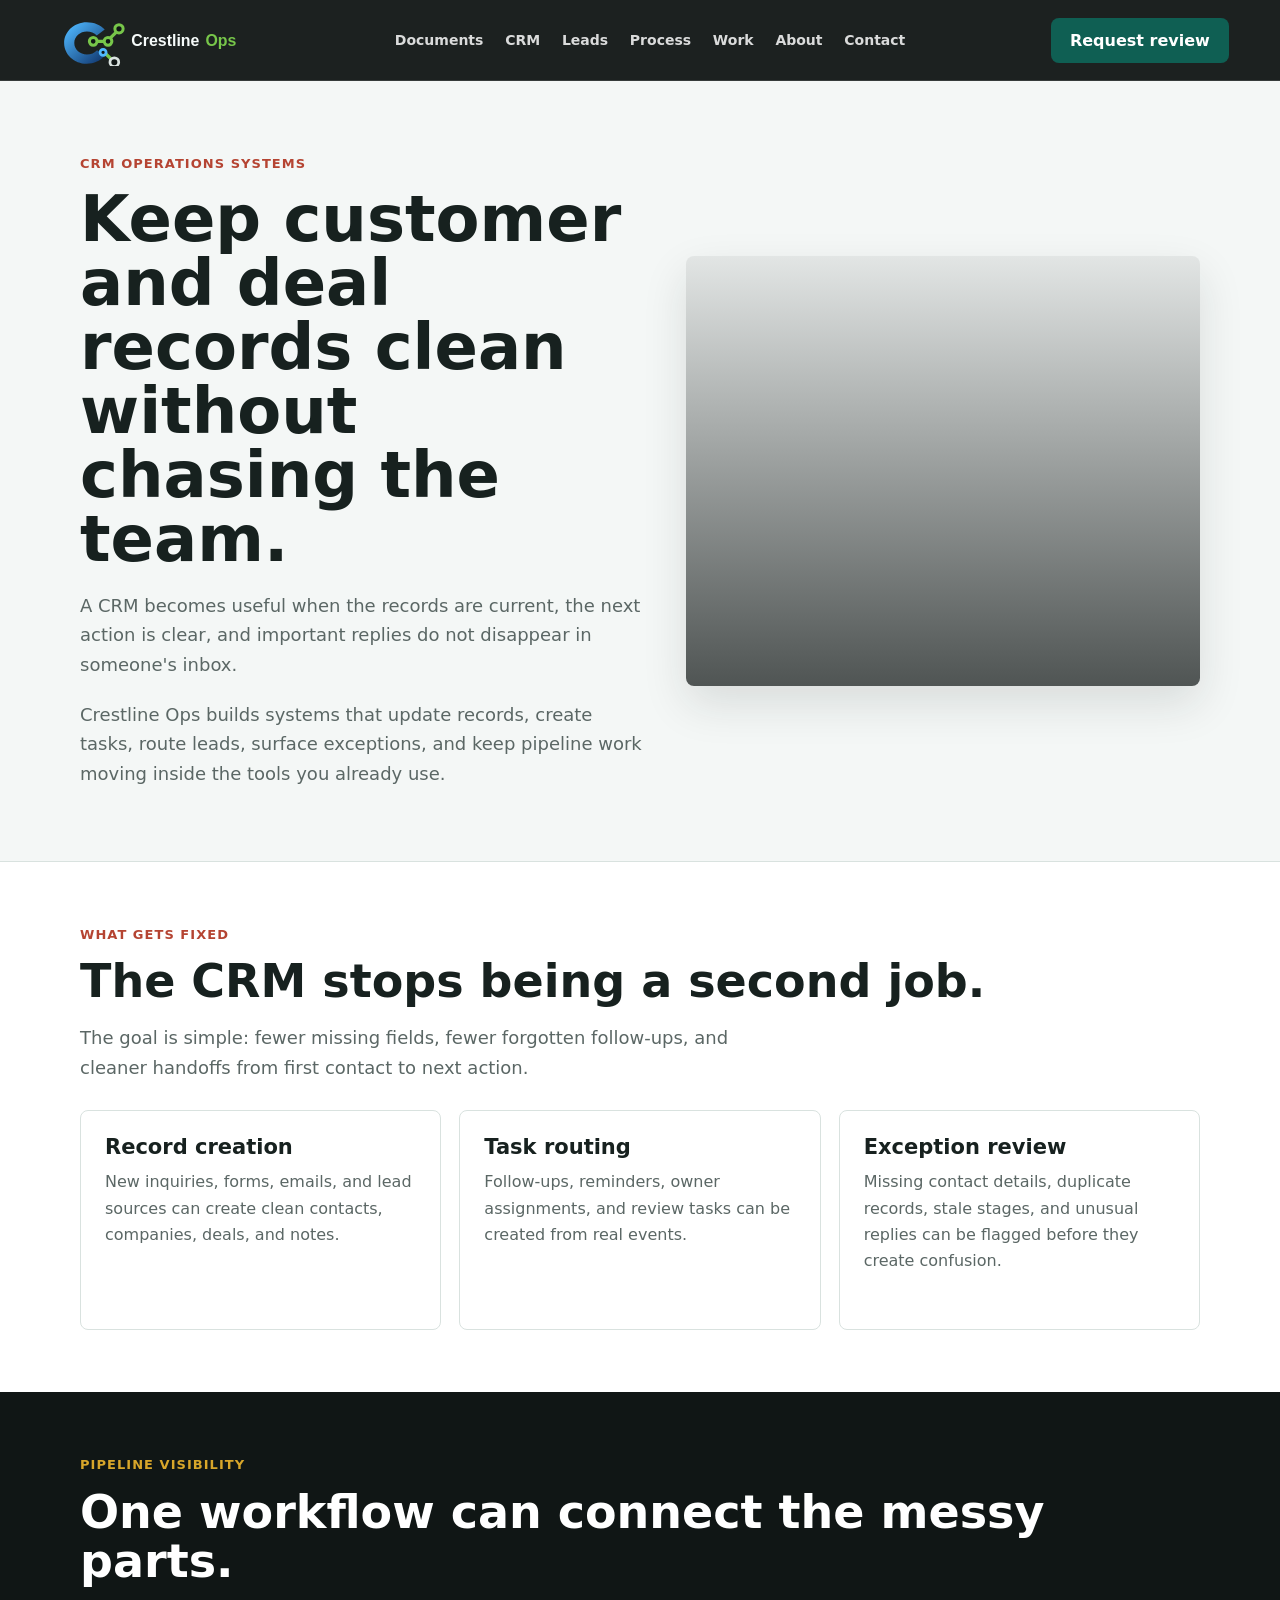
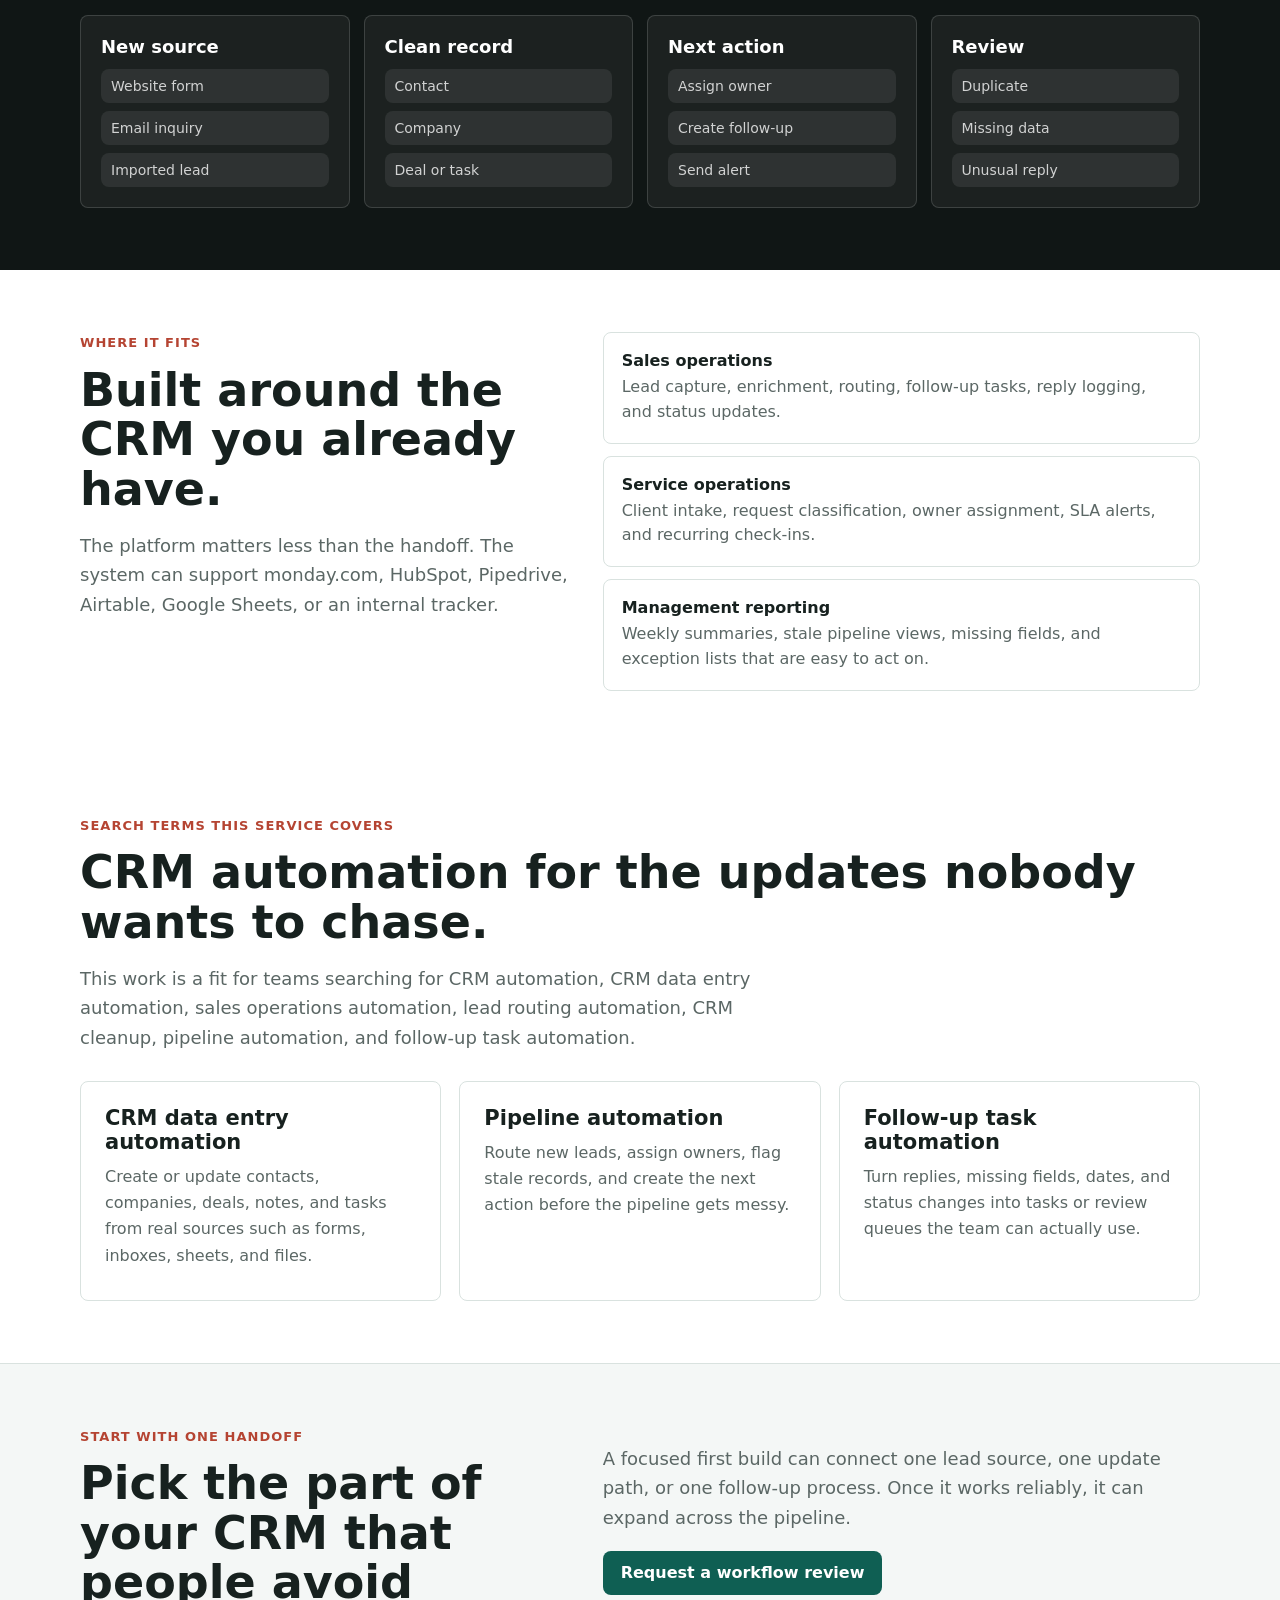
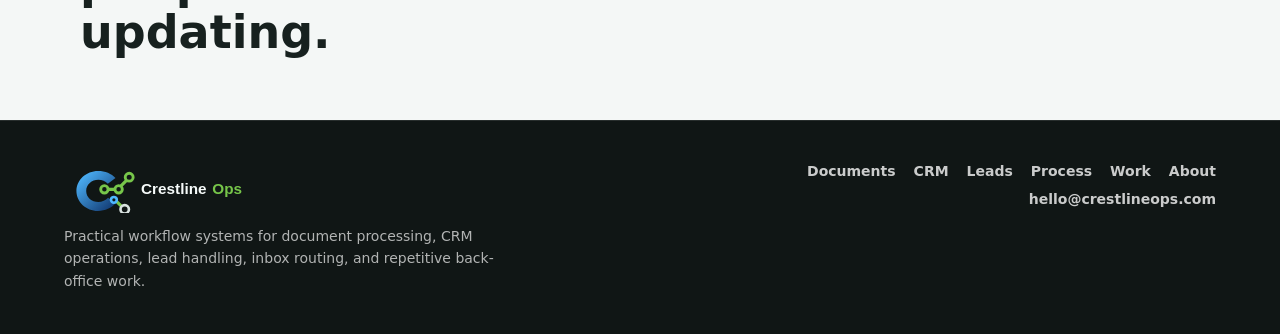
<file: crm-operations-systems/index.html>
﻿<!doctype html>
<html lang="en">
<head>
  <meta charset="utf-8">
  <meta name="viewport" content="width=device-width, initial-scale=1">
  <title>CRM Automation & Operations Systems | Crestline Ops</title>
  <meta name="description" content="CRM automation and sales operations systems for cleaner records, lead routing, follow-up tasks, reply tracking, pipeline updates, and review workflows.">
  <meta name="robots" content="index, follow, max-image-preview:large">
  <link rel="canonical" href="https://crestlineops.com/crm-operations-systems/">
  <link rel="icon" type="image/svg+xml" href="/assets/favicon.svg">
  <link rel="stylesheet" href="/assets/site-enhancements.css">
  <meta property="og:title" content="CRM Automation & Operations Systems | Crestline Ops">
  <meta property="og:description" content="Keep contacts, deals, tasks, notes, and follow-ups current without relying on memory or copy-paste work.">
  <meta property="og:url" content="https://crestlineops.com/crm-operations-systems/">
  <meta property="og:type" content="website">
  <style>
    :root{--ink:#17211f;--muted:#5b6765;--wash:#f4f7f6;--line:#d9e2df;--green:#0f5f53;--green2:#1f7a68;--red:#b54432;--charcoal:#101615;--gold:#d8a62a;--max:1120px;--shadow:0 18px 45px rgba(23,33,31,.12)}
    *{box-sizing:border-box}body{margin:0;font-family:Inter,ui-sans-serif,system-ui,-apple-system,BlinkMacSystemFont,"Segoe UI",sans-serif;color:var(--ink);background:#fff}a{color:inherit;text-decoration:none}img{display:block;max-width:100%}
    .nav{display:flex;justify-content:space-between;align-items:center;gap:18px;padding:16px clamp(18px,5vw,64px);background:var(--charcoal);color:#fff}.nav img{width:210px}.button{display:inline-flex;align-items:center;justify-content:center;min-height:44px;padding:12px 18px;border-radius:8px;background:var(--green);color:#fff;font-weight:750}.button:hover{background:var(--green2)}
    .hero{padding:72px clamp(18px,6vw,84px);background:var(--wash);border-bottom:1px solid var(--line)}.wrap{max-width:var(--max);margin:0 auto}.hero-grid{display:grid;grid-template-columns:1.05fr .95fr;gap:38px;align-items:center}.kicker{margin:0 0 12px;color:var(--red);font-size:13px;font-weight:800;letter-spacing:.08em;text-transform:uppercase}h1{max-width:820px;margin:0;font-size:clamp(38px,5vw,66px);line-height:1;letter-spacing:0}p{color:var(--muted);line-height:1.65;font-size:18px}.lead{max-width:720px;margin:20px 0 0}.hero-photo{min-height:430px;border-radius:8px;background:linear-gradient(180deg,rgba(16,22,21,.08),rgba(16,22,21,.72)),url("https://images.unsplash.com/photo-1554224155-6726b3ff858f?auto=format&fit=crop&w=1200&q=82") center/cover;box-shadow:var(--shadow)}
    section{padding:62px clamp(18px,6vw,84px)}h2{margin:0;font-size:clamp(30px,4vw,46px);line-height:1.08;letter-spacing:0}.section-lead{max-width:720px;margin:16px 0 0}.grid{display:grid;grid-template-columns:repeat(3,1fr);gap:18px;margin-top:28px}.card{min-height:220px;padding:24px;border:1px solid var(--line);border-radius:8px;background:#fff}.card h3{margin:0 0 10px;font-size:21px}.card p{margin:0;font-size:16px}.band{background:var(--charcoal);color:#fff}.band p{color:rgba(255,255,255,.72)}.band .kicker{color:var(--gold)}
    .ops-board{display:grid;grid-template-columns:repeat(4,1fr);gap:14px;margin-top:28px}.column{padding:20px;border:1px solid rgba(255,255,255,.15);border-radius:8px;background:rgba(255,255,255,.05)}.column h3{margin:0 0 12px;font-size:18px}.pill{display:block;margin-top:8px;padding:9px 10px;border-radius:8px;background:rgba(255,255,255,.08);color:rgba(255,255,255,.78);font-size:14px}
    .split{display:grid;grid-template-columns:.9fr 1.1fr;gap:34px;align-items:start}.list{display:grid;gap:12px}.list div{padding:18px;border:1px solid var(--line);border-radius:8px;background:#fff}.list strong{display:block;margin-bottom:5px}.list span{color:var(--muted);line-height:1.55}.cta{background:var(--wash);border-top:1px solid var(--line)}.footer{padding:30px clamp(18px,5vw,64px);background:var(--charcoal);color:rgba(255,255,255,.72)}
    @media(max-width:880px){.hero-grid,.grid,.ops-board,.split{grid-template-columns:1fr}.hero-photo{min-height:330px}.nav img{width:168px}section,.hero{padding:50px 18px}}
  </style>
</head>
<body class="interior-page">
  <header class="nav" aria-label="Primary navigation">
    <a class="brand" href="/" aria-label="Crestline Ops home"><img class="brand-logo" src="/assets/crestline-ops-logo-wide.svg" alt="Crestline Ops"></a>
    <nav class="nav-links" aria-label="Site links">
      <a href="/document-processing-systems/">Documents</a>
      <a href="/crm-operations-systems/">CRM</a>
      <a href="/lead-operations-systems/">Leads</a>
      <a href="/#process">Process</a>
      <a href="/work/">Work</a>
      <a href="/about/">About</a>
      <a href="/#contact">Contact</a>
    </nav>
    <a class="button nav-cta" href="/#contact">Request review</a>
  </header><main>
    <section class="hero">
      <div class="wrap hero-grid">
        <div>
          <p class="kicker">CRM Operations Systems</p>
          <h1>Keep customer and deal records clean without chasing the team.</h1>
          <p class="lead">A CRM becomes useful when the records are current, the next action is clear, and important replies do not disappear in someone's inbox.</p>
          <p class="lead">Crestline Ops builds systems that update records, create tasks, route leads, surface exceptions, and keep pipeline work moving inside the tools you already use.</p>
        </div>
        <div class="hero-photo" role="img" aria-label="CRM and operations planning"></div>
      </div>
    </section>

    <section>
      <div class="wrap">
        <p class="kicker">What gets fixed</p>
        <h2>The CRM stops being a second job.</h2>
        <p class="section-lead">The goal is simple: fewer missing fields, fewer forgotten follow-ups, and cleaner handoffs from first contact to next action.</p>
        <div class="grid">
          <article class="card"><h3>Record creation</h3><p>New inquiries, forms, emails, and lead sources can create clean contacts, companies, deals, and notes.</p></article>
          <article class="card"><h3>Task routing</h3><p>Follow-ups, reminders, owner assignments, and review tasks can be created from real events.</p></article>
          <article class="card"><h3>Exception review</h3><p>Missing contact details, duplicate records, stale stages, and unusual replies can be flagged before they create confusion.</p></article>
        </div>
      </div>
    </section>

    <section class="band">
      <div class="wrap">
        <p class="kicker">Pipeline visibility</p>
        <h2>One workflow can connect the messy parts.</h2>
        <div class="ops-board">
          <div class="column"><h3>New source</h3><span class="pill">Website form</span><span class="pill">Email inquiry</span><span class="pill">Imported lead</span></div>
          <div class="column"><h3>Clean record</h3><span class="pill">Contact</span><span class="pill">Company</span><span class="pill">Deal or task</span></div>
          <div class="column"><h3>Next action</h3><span class="pill">Assign owner</span><span class="pill">Create follow-up</span><span class="pill">Send alert</span></div>
          <div class="column"><h3>Review</h3><span class="pill">Duplicate</span><span class="pill">Missing data</span><span class="pill">Unusual reply</span></div>
        </div>
      </div>
    </section>

    <section>
      <div class="wrap split">
        <div>
          <p class="kicker">Where it fits</p>
          <h2>Built around the CRM you already have.</h2>
          <p class="section-lead">The platform matters less than the handoff. The system can support monday.com, HubSpot, Pipedrive, Airtable, Google Sheets, or an internal tracker.</p>
        </div>
        <div class="list">
          <div><strong>Sales operations</strong><span>Lead capture, enrichment, routing, follow-up tasks, reply logging, and status updates.</span></div>
          <div><strong>Service operations</strong><span>Client intake, request classification, owner assignment, SLA alerts, and recurring check-ins.</span></div>
          <div><strong>Management reporting</strong><span>Weekly summaries, stale pipeline views, missing fields, and exception lists that are easy to act on.</span></div>
        </div>
      </div>
    </section>

    <section>
      <div class="wrap">
        <p class="kicker">Search terms this service covers</p>
        <h2>CRM automation for the updates nobody wants to chase.</h2>
        <p class="section-lead">This work is a fit for teams searching for CRM automation, CRM data entry automation, sales operations automation, lead routing automation, CRM cleanup, pipeline automation, and follow-up task automation.</p>
        <div class="grid">
          <article class="card"><h3>CRM data entry automation</h3><p>Create or update contacts, companies, deals, notes, and tasks from real sources such as forms, inboxes, sheets, and files.</p></article>
          <article class="card"><h3>Pipeline automation</h3><p>Route new leads, assign owners, flag stale records, and create the next action before the pipeline gets messy.</p></article>
          <article class="card"><h3>Follow-up task automation</h3><p>Turn replies, missing fields, dates, and status changes into tasks or review queues the team can actually use.</p></article>
        </div>
      </div>
    </section>

    <section class="cta">
      <div class="wrap split">
        <div>
          <p class="kicker">Start with one handoff</p>
          <h2>Pick the part of your CRM that people avoid updating.</h2>
        </div>
        <div>
          <p>A focused first build can connect one lead source, one update path, or one follow-up process. Once it works reliably, it can expand across the pipeline.</p>
          <a class="button" href="/#contact">Request a workflow review</a>
        </div>
      </div>
    </section>
  </main>
  <footer class="footer">
    <div class="footer-inner">
      <div class="footer-brand">
        <img class="footer-logo" src="/assets/crestline-ops-logo-wide.svg" alt="Crestline Ops">
        <p>Practical workflow systems for document processing, CRM operations, lead handling, inbox routing, and repetitive back-office work.</p>
      </div>
      <div class="footer-links" aria-label="Footer navigation">
        <a href="/document-processing-systems/">Documents</a>
        <a href="/crm-operations-systems/">CRM</a>
        <a href="/lead-operations-systems/">Leads</a>
        <a href="/#process">Process</a>
        <a href="/work/">Work</a>
        <a href="/about/">About</a>
        <a href="mailto:hello@crestlineops.com">hello@crestlineops.com</a>
      </div>
    </div>
  </footer>
</body>
</html>
</file>
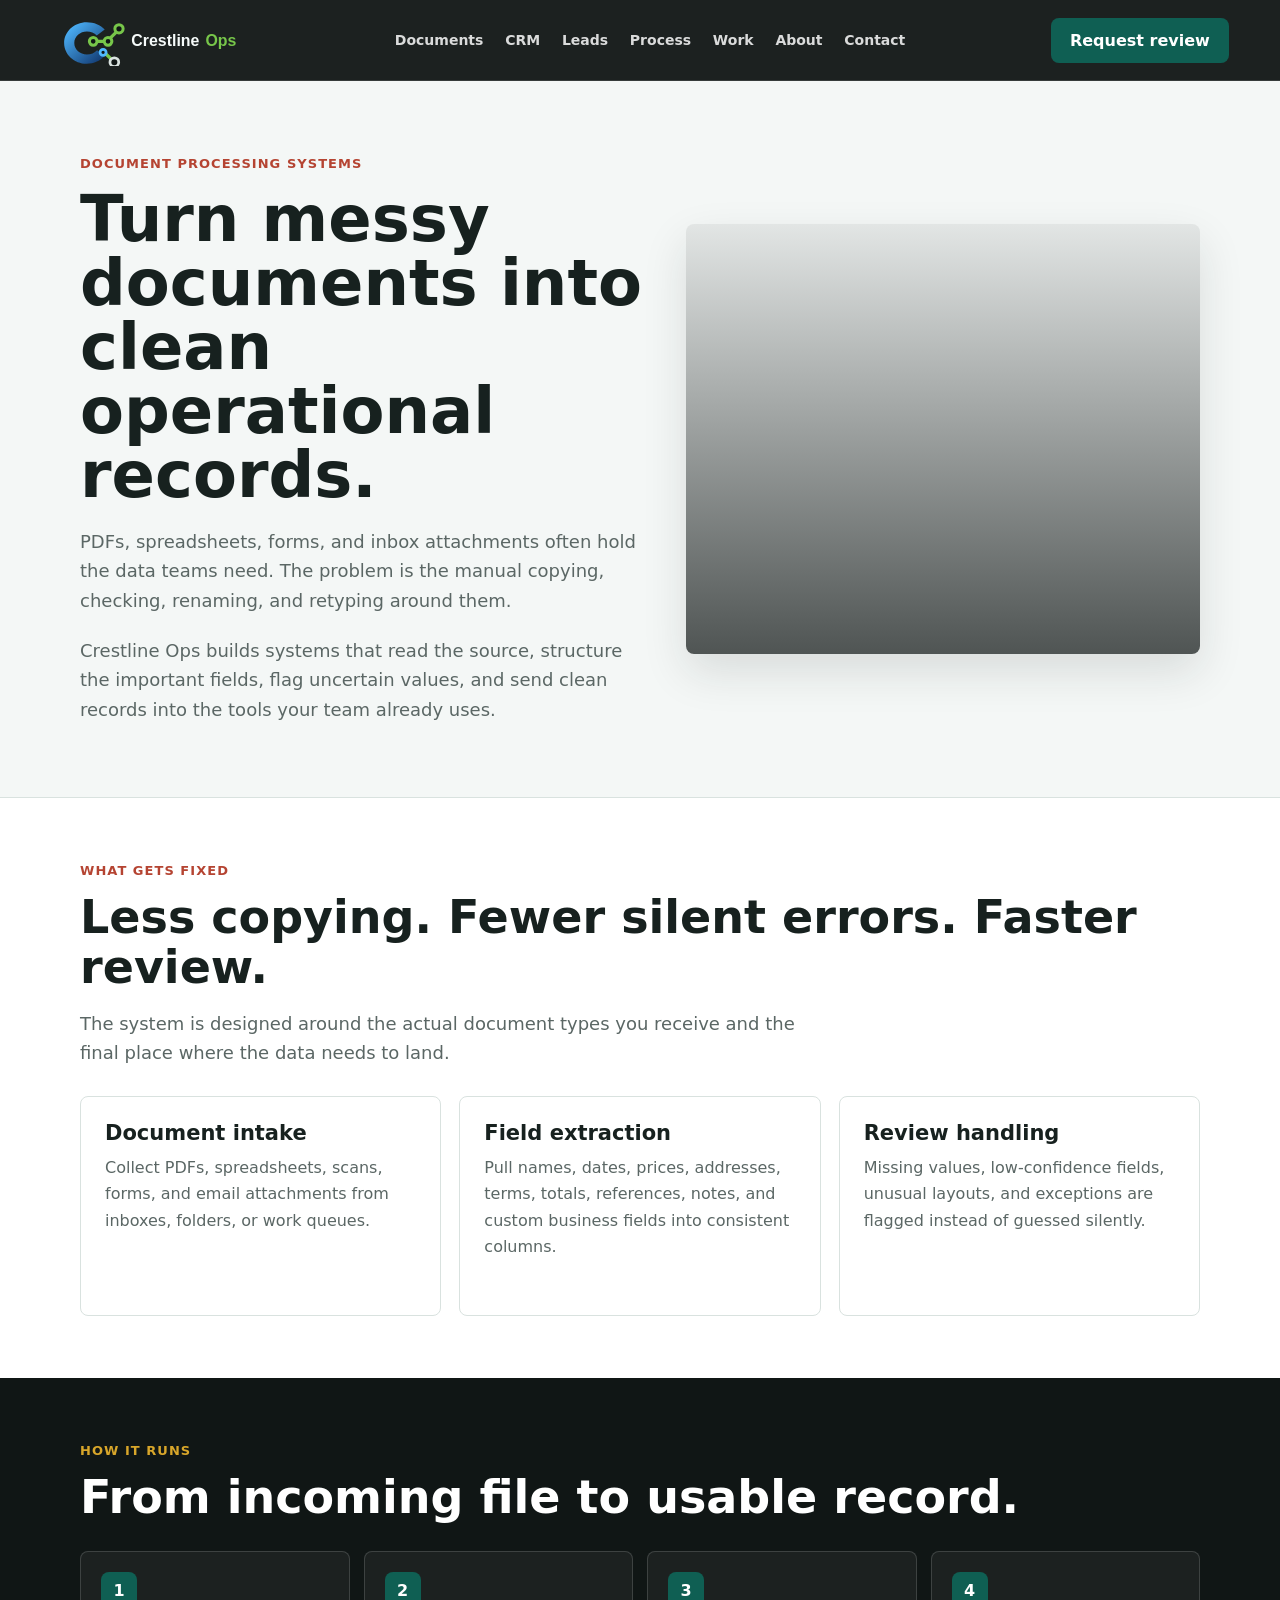
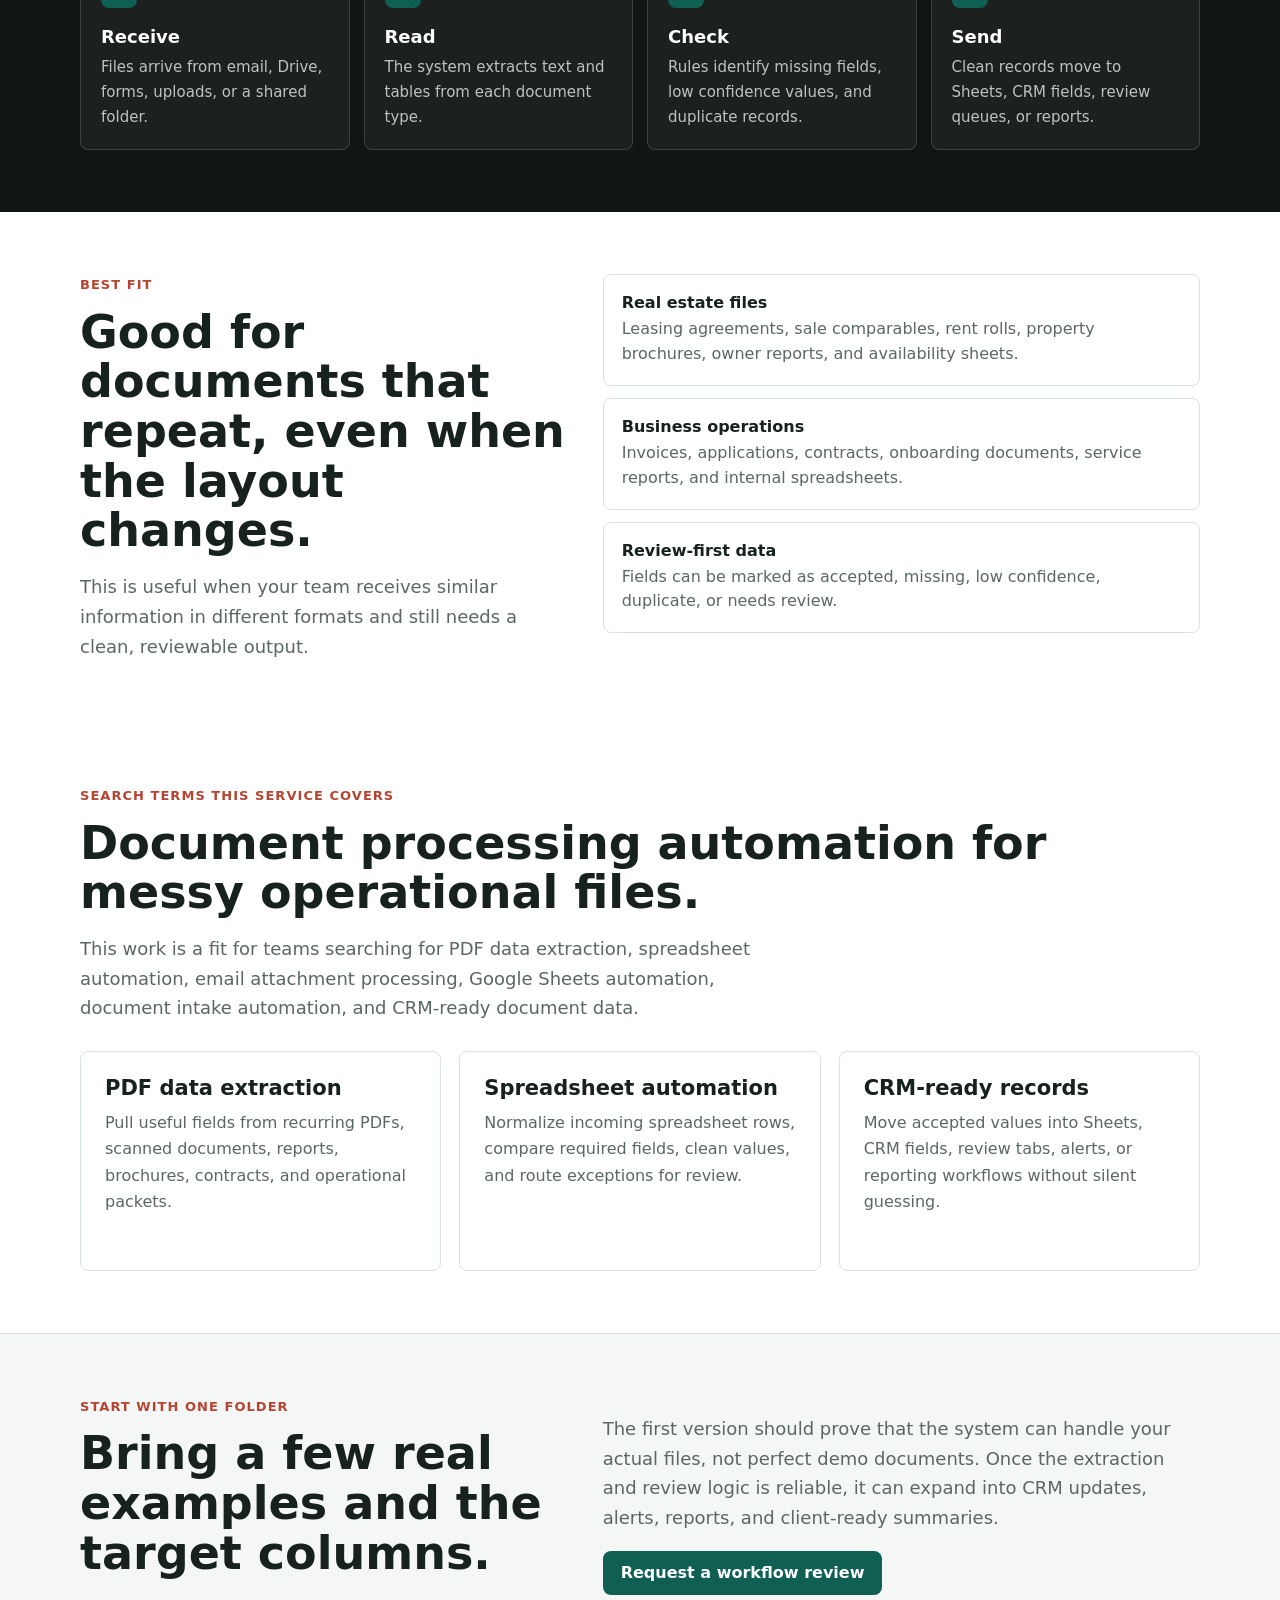
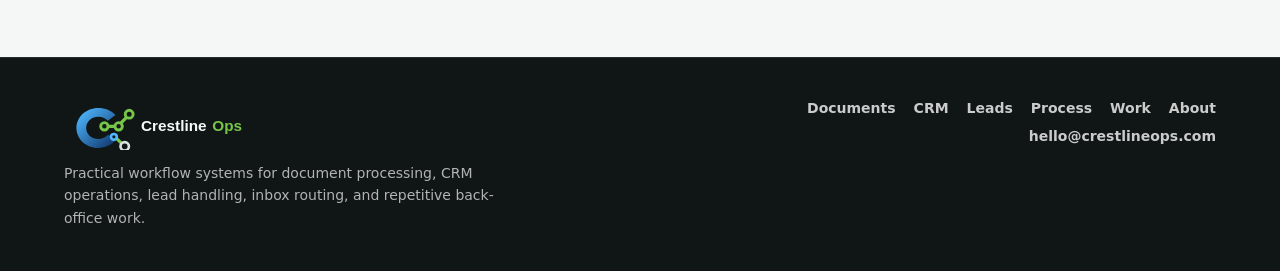
<file: document-processing-systems/index.html>
﻿<!doctype html>
<html lang="en">
<head>
  <meta charset="utf-8">
  <meta name="viewport" content="width=device-width, initial-scale=1">
  <title>Document Processing Automation | Crestline Ops</title>
  <meta name="description" content="Document processing automation for PDFs, spreadsheets, email attachments, forms, and review-ready records in Google Sheets, CRM systems, or operations workflows.">
  <meta name="robots" content="index, follow, max-image-preview:large">
  <link rel="canonical" href="https://crestlineops.com/document-processing-systems/">
  <link rel="icon" type="image/svg+xml" href="/assets/favicon.svg">
  <link rel="stylesheet" href="/assets/site-enhancements.css">
  <meta property="og:title" content="Document Processing Automation | Crestline Ops">
  <meta property="og:description" content="Turn PDFs, spreadsheets, forms, and inbox attachments into clean operational records with review points where they matter.">
  <meta property="og:url" content="https://crestlineops.com/document-processing-systems/">
  <meta property="og:type" content="website">
  <style>
    :root{--ink:#17211f;--muted:#5b6765;--wash:#f4f7f6;--line:#d9e2df;--green:#0f5f53;--green2:#1f7a68;--red:#b54432;--charcoal:#101615;--gold:#d8a62a;--max:1120px;--shadow:0 18px 45px rgba(23,33,31,.12)}
    *{box-sizing:border-box}body{margin:0;font-family:Inter,ui-sans-serif,system-ui,-apple-system,BlinkMacSystemFont,"Segoe UI",sans-serif;color:var(--ink);background:#fff}a{color:inherit;text-decoration:none}img{display:block;max-width:100%}
    .nav{display:flex;justify-content:space-between;align-items:center;gap:18px;padding:16px clamp(18px,5vw,64px);background:var(--charcoal);color:#fff}.nav img{width:210px}.button{display:inline-flex;align-items:center;justify-content:center;min-height:44px;padding:12px 18px;border-radius:8px;background:var(--green);color:#fff;font-weight:750}.button:hover{background:var(--green2)}
    .hero{padding:72px clamp(18px,6vw,84px);background:var(--wash);border-bottom:1px solid var(--line)}.wrap{max-width:var(--max);margin:0 auto}.hero-grid{display:grid;grid-template-columns:1.05fr .95fr;gap:38px;align-items:center}.kicker{margin:0 0 12px;color:var(--red);font-size:13px;font-weight:800;letter-spacing:.08em;text-transform:uppercase}h1{max-width:820px;margin:0;font-size:clamp(38px,5vw,66px);line-height:1;letter-spacing:0}p{color:var(--muted);line-height:1.65;font-size:18px}.lead{max-width:720px;margin:20px 0 0}.hero-photo{min-height:430px;border-radius:8px;background:linear-gradient(180deg,rgba(16,22,21,.08),rgba(16,22,21,.72)),url("https://images.unsplash.com/photo-1450101499163-c8848c66ca85?auto=format&fit=crop&w=1200&q=82") center/cover;box-shadow:var(--shadow)}
    section{padding:62px clamp(18px,6vw,84px)}h2{margin:0;font-size:clamp(30px,4vw,46px);line-height:1.08;letter-spacing:0}.section-lead{max-width:720px;margin:16px 0 0}.grid{display:grid;grid-template-columns:repeat(3,1fr);gap:18px;margin-top:28px}.card{min-height:220px;padding:24px;border:1px solid var(--line);border-radius:8px;background:#fff}.card h3{margin:0 0 10px;font-size:21px}.card p{margin:0;font-size:16px}.dark{color:#fff;background:var(--charcoal)}.dark p{color:rgba(255,255,255,.72)}.dark .kicker{color:var(--gold)}
    .flow{display:grid;grid-template-columns:repeat(4,1fr);gap:14px;margin-top:28px}.step{padding:20px;border:1px solid rgba(255,255,255,.15);border-radius:8px;background:rgba(255,255,255,.05)}.step b{display:inline-grid;place-items:center;width:36px;height:36px;margin-bottom:18px;border-radius:8px;background:var(--green)}.step h3{margin:0 0 8px;font-size:18px}.step p{margin:0;font-size:15px}
    .split{display:grid;grid-template-columns:.9fr 1.1fr;gap:34px;align-items:start}.list{display:grid;gap:12px;margin-top:0}.list div{padding:18px;border:1px solid var(--line);border-radius:8px;background:#fff}.list strong{display:block;margin-bottom:5px}.list span{color:var(--muted);line-height:1.55}.cta{background:var(--wash);border-top:1px solid var(--line)}.footer{padding:30px clamp(18px,5vw,64px);background:var(--charcoal);color:rgba(255,255,255,.72)}
    @media(max-width:880px){.hero-grid,.grid,.flow,.split{grid-template-columns:1fr}.hero-photo{min-height:330px}.nav img{width:168px}section,.hero{padding:50px 18px}.button{width:auto}}
  </style>
</head>
<body class="interior-page">
  <header class="nav" aria-label="Primary navigation">
    <a class="brand" href="/" aria-label="Crestline Ops home"><img class="brand-logo" src="/assets/crestline-ops-logo-wide.svg" alt="Crestline Ops"></a>
    <nav class="nav-links" aria-label="Site links">
      <a href="/document-processing-systems/">Documents</a>
      <a href="/crm-operations-systems/">CRM</a>
      <a href="/lead-operations-systems/">Leads</a>
      <a href="/#process">Process</a>
      <a href="/work/">Work</a>
      <a href="/about/">About</a>
      <a href="/#contact">Contact</a>
    </nav>
    <a class="button nav-cta" href="/#contact">Request review</a>
  </header><main>
    <section class="hero">
      <div class="wrap hero-grid">
        <div>
          <p class="kicker">Document Processing Systems</p>
          <h1>Turn messy documents into clean operational records.</h1>
          <p class="lead">PDFs, spreadsheets, forms, and inbox attachments often hold the data teams need. The problem is the manual copying, checking, renaming, and retyping around them.</p>
          <p class="lead">Crestline Ops builds systems that read the source, structure the important fields, flag uncertain values, and send clean records into the tools your team already uses.</p>
        </div>
        <div class="hero-photo" role="img" aria-label="Documents and operations review"></div>
      </div>
    </section>

    <section>
      <div class="wrap">
        <p class="kicker">What gets fixed</p>
        <h2>Less copying. Fewer silent errors. Faster review.</h2>
        <p class="section-lead">The system is designed around the actual document types you receive and the final place where the data needs to land.</p>
        <div class="grid">
          <article class="card"><h3>Document intake</h3><p>Collect PDFs, spreadsheets, scans, forms, and email attachments from inboxes, folders, or work queues.</p></article>
          <article class="card"><h3>Field extraction</h3><p>Pull names, dates, prices, addresses, terms, totals, references, notes, and custom business fields into consistent columns.</p></article>
          <article class="card"><h3>Review handling</h3><p>Missing values, low-confidence fields, unusual layouts, and exceptions are flagged instead of guessed silently.</p></article>
        </div>
      </div>
    </section>

    <section class="dark">
      <div class="wrap">
        <p class="kicker">How it runs</p>
        <h2>From incoming file to usable record.</h2>
        <div class="flow">
          <div class="step"><b>1</b><h3>Receive</h3><p>Files arrive from email, Drive, forms, uploads, or a shared folder.</p></div>
          <div class="step"><b>2</b><h3>Read</h3><p>The system extracts text and tables from each document type.</p></div>
          <div class="step"><b>3</b><h3>Check</h3><p>Rules identify missing fields, low confidence values, and duplicate records.</p></div>
          <div class="step"><b>4</b><h3>Send</h3><p>Clean records move to Sheets, CRM fields, review queues, or reports.</p></div>
        </div>
      </div>
    </section>

    <section>
      <div class="wrap split">
        <div>
          <p class="kicker">Best fit</p>
          <h2>Good for documents that repeat, even when the layout changes.</h2>
          <p class="section-lead">This is useful when your team receives similar information in different formats and still needs a clean, reviewable output.</p>
        </div>
        <div class="list">
          <div><strong>Real estate files</strong><span>Leasing agreements, sale comparables, rent rolls, property brochures, owner reports, and availability sheets.</span></div>
          <div><strong>Business operations</strong><span>Invoices, applications, contracts, onboarding documents, service reports, and internal spreadsheets.</span></div>
          <div><strong>Review-first data</strong><span>Fields can be marked as accepted, missing, low confidence, duplicate, or needs review.</span></div>
        </div>
      </div>
    </section>

    <section>
      <div class="wrap">
        <p class="kicker">Search terms this service covers</p>
        <h2>Document processing automation for messy operational files.</h2>
        <p class="section-lead">This work is a fit for teams searching for PDF data extraction, spreadsheet automation, email attachment processing, Google Sheets automation, document intake automation, and CRM-ready document data.</p>
        <div class="grid">
          <article class="card"><h3>PDF data extraction</h3><p>Pull useful fields from recurring PDFs, scanned documents, reports, brochures, contracts, and operational packets.</p></article>
          <article class="card"><h3>Spreadsheet automation</h3><p>Normalize incoming spreadsheet rows, compare required fields, clean values, and route exceptions for review.</p></article>
          <article class="card"><h3>CRM-ready records</h3><p>Move accepted values into Sheets, CRM fields, review tabs, alerts, or reporting workflows without silent guessing.</p></article>
        </div>
      </div>
    </section>

    <section class="cta">
      <div class="wrap split">
        <div>
          <p class="kicker">Start with one folder</p>
          <h2>Bring a few real examples and the target columns.</h2>
        </div>
        <div>
          <p>The first version should prove that the system can handle your actual files, not perfect demo documents. Once the extraction and review logic is reliable, it can expand into CRM updates, alerts, reports, and client-ready summaries.</p>
          <a class="button" href="/#contact">Request a workflow review</a>
        </div>
      </div>
    </section>
  </main>
  <footer class="footer">
    <div class="footer-inner">
      <div class="footer-brand">
        <img class="footer-logo" src="/assets/crestline-ops-logo-wide.svg" alt="Crestline Ops">
        <p>Practical workflow systems for document processing, CRM operations, lead handling, inbox routing, and repetitive back-office work.</p>
      </div>
      <div class="footer-links" aria-label="Footer navigation">
        <a href="/document-processing-systems/">Documents</a>
        <a href="/crm-operations-systems/">CRM</a>
        <a href="/lead-operations-systems/">Leads</a>
        <a href="/#process">Process</a>
        <a href="/work/">Work</a>
        <a href="/about/">About</a>
        <a href="mailto:hello@crestlineops.com">hello@crestlineops.com</a>
      </div>
    </div>
  </footer>
</body>
</html>
</file>
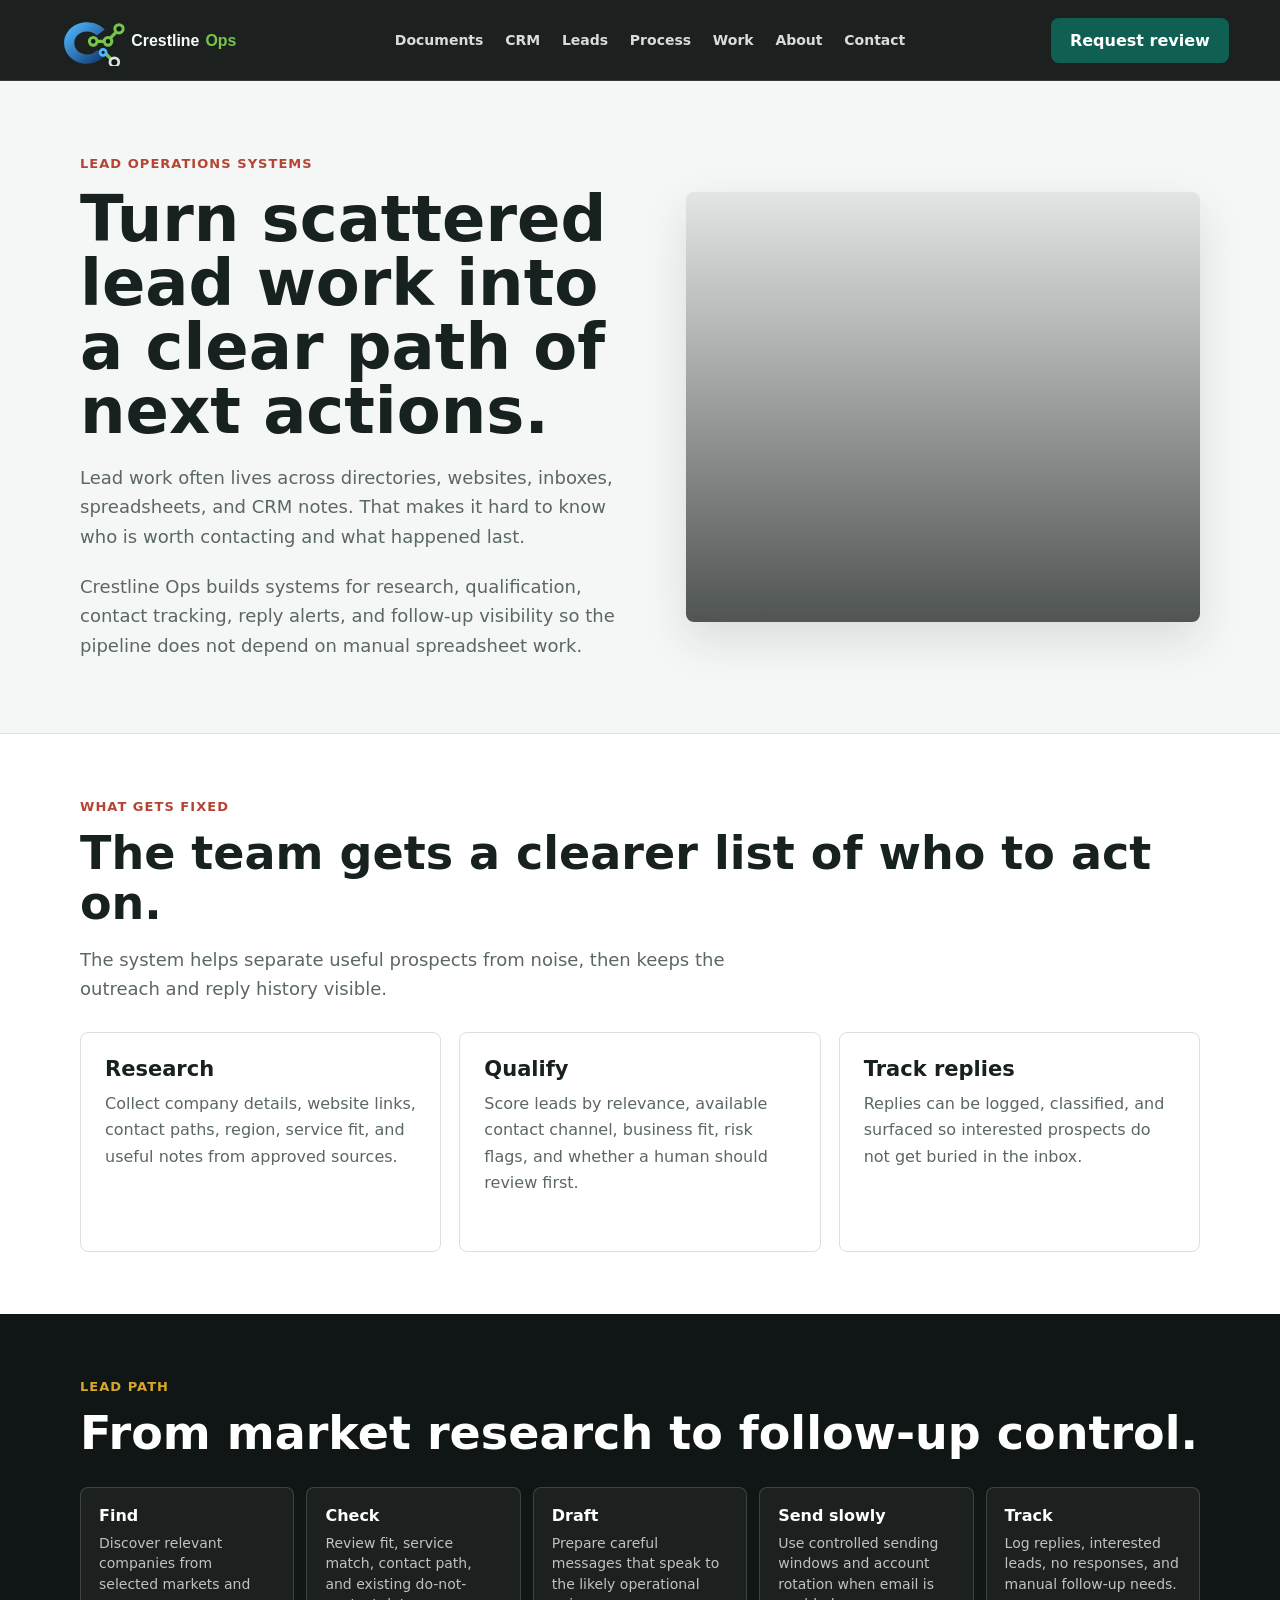
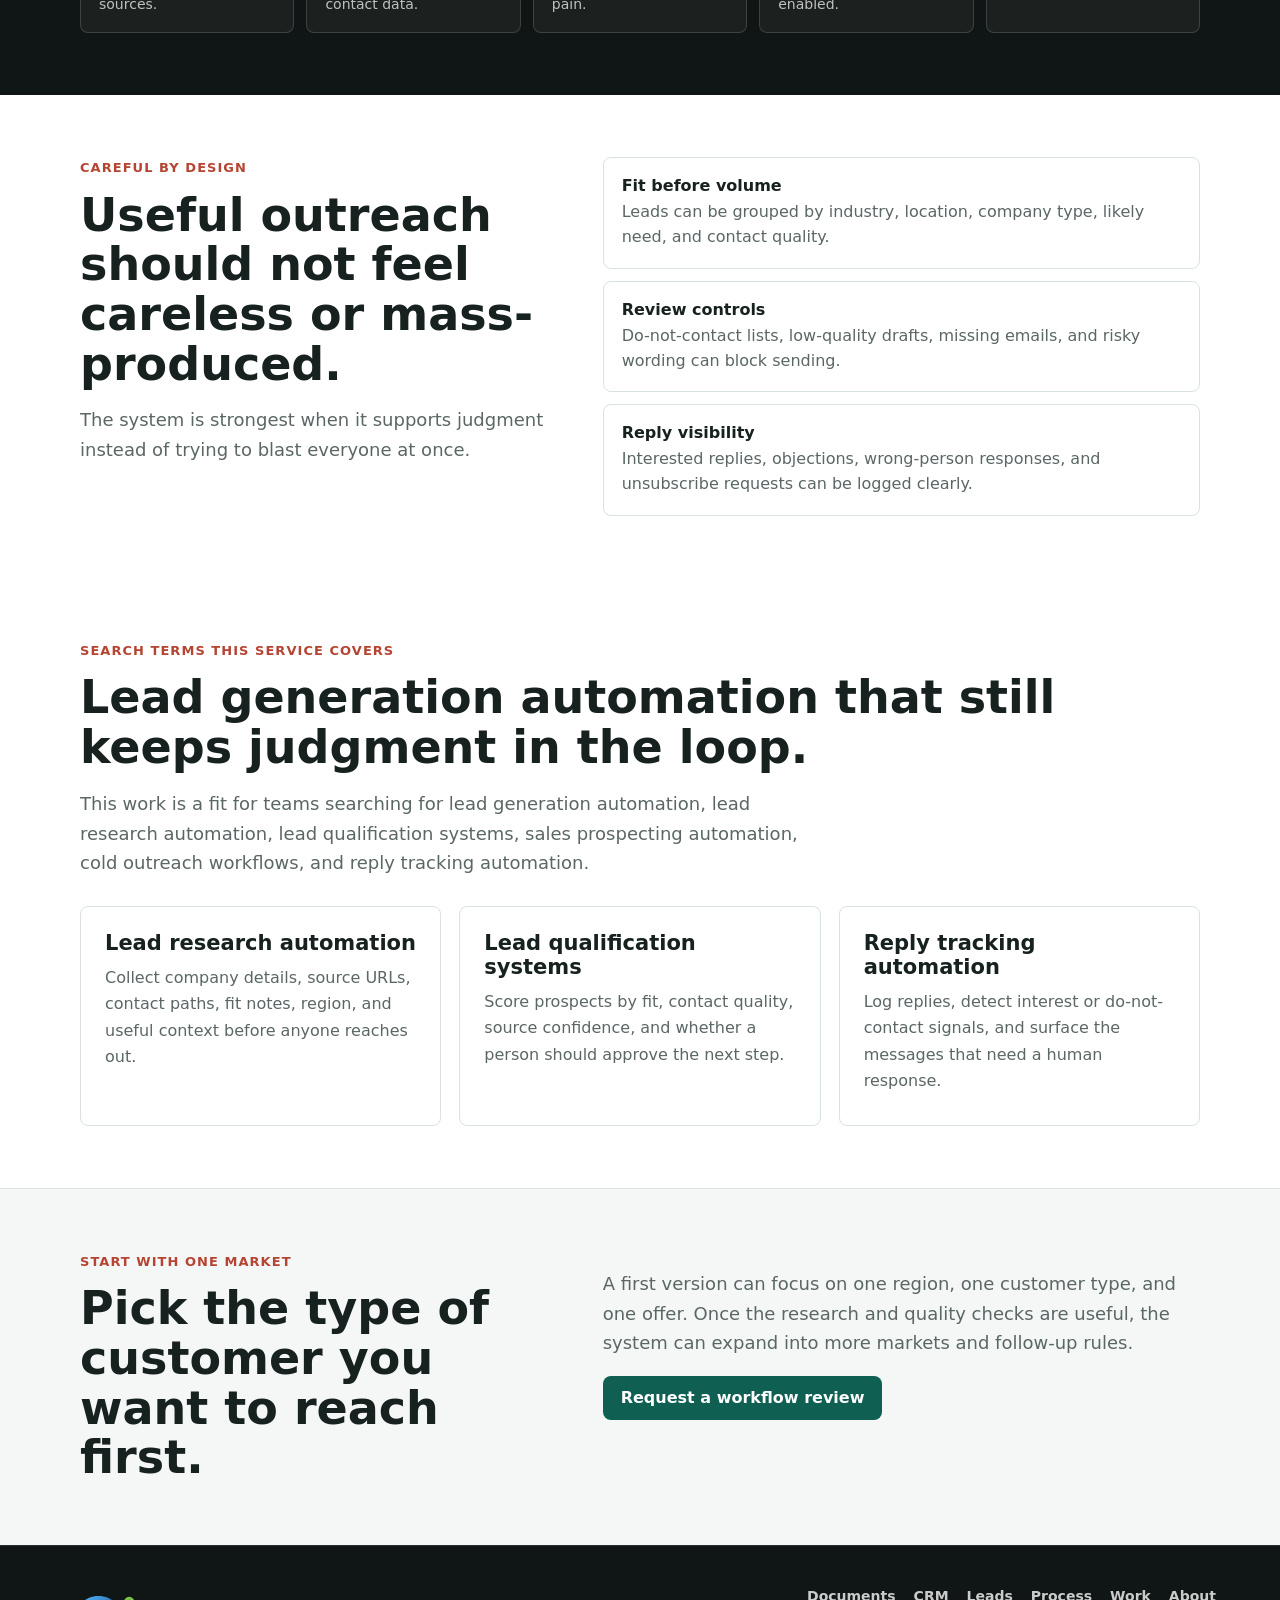
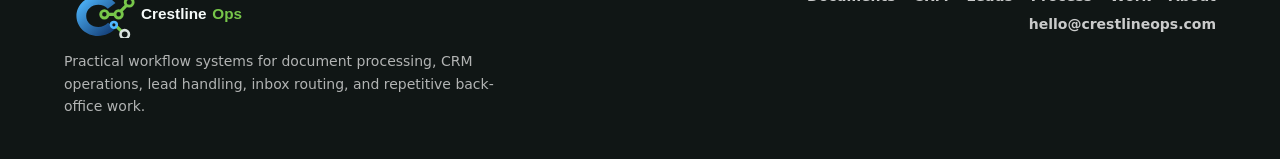
<file: lead-operations-systems/index.html>
﻿<!doctype html>
<html lang="en">
<head>
  <meta charset="utf-8">
  <meta name="viewport" content="width=device-width, initial-scale=1">
  <title>Lead Generation Automation & Lead Operations | Crestline Ops</title>
  <meta name="description" content="Lead generation automation and lead operations systems for research, qualification, contact tracking, outreach review, reply alerts, and follow-up visibility.">
  <meta name="robots" content="index, follow, max-image-preview:large">
  <link rel="canonical" href="https://crestlineops.com/lead-operations-systems/">
  <link rel="icon" type="image/svg+xml" href="/assets/favicon.svg">
  <link rel="stylesheet" href="/assets/site-enhancements.css">
  <meta property="og:title" content="Lead Generation Automation & Lead Operations | Crestline Ops">
  <meta property="og:description" content="Research, qualify, track, and follow up with leads without turning sales operations into spreadsheet work.">
  <meta property="og:url" content="https://crestlineops.com/lead-operations-systems/">
  <meta property="og:type" content="website">
  <style>
    :root{--ink:#17211f;--muted:#5b6765;--wash:#f4f7f6;--line:#d9e2df;--green:#0f5f53;--green2:#1f7a68;--red:#b54432;--charcoal:#101615;--gold:#d8a62a;--max:1120px;--shadow:0 18px 45px rgba(23,33,31,.12)}
    *{box-sizing:border-box}body{margin:0;font-family:Inter,ui-sans-serif,system-ui,-apple-system,BlinkMacSystemFont,"Segoe UI",sans-serif;color:var(--ink);background:#fff}a{color:inherit;text-decoration:none}img{display:block;max-width:100%}
    .nav{display:flex;justify-content:space-between;align-items:center;gap:18px;padding:16px clamp(18px,5vw,64px);background:var(--charcoal);color:#fff}.nav img{width:210px}.button{display:inline-flex;align-items:center;justify-content:center;min-height:44px;padding:12px 18px;border-radius:8px;background:var(--green);color:#fff;font-weight:750}.button:hover{background:var(--green2)}
    .hero{padding:72px clamp(18px,6vw,84px);background:var(--wash);border-bottom:1px solid var(--line)}.wrap{max-width:var(--max);margin:0 auto}.hero-grid{display:grid;grid-template-columns:1.05fr .95fr;gap:38px;align-items:center}.kicker{margin:0 0 12px;color:var(--red);font-size:13px;font-weight:800;letter-spacing:.08em;text-transform:uppercase}h1{max-width:820px;margin:0;font-size:clamp(38px,5vw,66px);line-height:1;letter-spacing:0}p{color:var(--muted);line-height:1.65;font-size:18px}.lead{max-width:720px;margin:20px 0 0}.hero-photo{min-height:430px;border-radius:8px;background:linear-gradient(180deg,rgba(16,22,21,.08),rgba(16,22,21,.72)),url("https://images.unsplash.com/photo-1556761175-5973dc0f32e7?auto=format&fit=crop&w=1200&q=82") center/cover;box-shadow:var(--shadow)}
    section{padding:62px clamp(18px,6vw,84px)}h2{margin:0;font-size:clamp(30px,4vw,46px);line-height:1.08;letter-spacing:0}.section-lead{max-width:720px;margin:16px 0 0}.grid{display:grid;grid-template-columns:repeat(3,1fr);gap:18px;margin-top:28px}.card{min-height:220px;padding:24px;border:1px solid var(--line);border-radius:8px;background:#fff}.card h3{margin:0 0 10px;font-size:21px}.card p{margin:0;font-size:16px}.dark{color:#fff;background:var(--charcoal)}.dark p{color:rgba(255,255,255,.72)}.dark .kicker{color:var(--gold)}
    .route{display:grid;grid-template-columns:repeat(5,1fr);gap:12px;margin-top:28px}.route div{padding:18px;border:1px solid rgba(255,255,255,.15);border-radius:8px;background:rgba(255,255,255,.05)}.route strong{display:block;margin-bottom:8px}.route span{color:rgba(255,255,255,.72);font-size:14px;line-height:1.45}
    .split{display:grid;grid-template-columns:.9fr 1.1fr;gap:34px;align-items:start}.list{display:grid;gap:12px}.list div{padding:18px;border:1px solid var(--line);border-radius:8px;background:#fff}.list strong{display:block;margin-bottom:5px}.list span{color:var(--muted);line-height:1.55}.cta{background:var(--wash);border-top:1px solid var(--line)}.footer{padding:30px clamp(18px,5vw,64px);background:var(--charcoal);color:rgba(255,255,255,.72)}
    @media(max-width:880px){.hero-grid,.grid,.route,.split{grid-template-columns:1fr}.hero-photo{min-height:330px}.nav img{width:168px}section,.hero{padding:50px 18px}}
  </style>
</head>
<body class="interior-page">
  <header class="nav" aria-label="Primary navigation">
    <a class="brand" href="/" aria-label="Crestline Ops home"><img class="brand-logo" src="/assets/crestline-ops-logo-wide.svg" alt="Crestline Ops"></a>
    <nav class="nav-links" aria-label="Site links">
      <a href="/document-processing-systems/">Documents</a>
      <a href="/crm-operations-systems/">CRM</a>
      <a href="/lead-operations-systems/">Leads</a>
      <a href="/#process">Process</a>
      <a href="/work/">Work</a>
      <a href="/about/">About</a>
      <a href="/#contact">Contact</a>
    </nav>
    <a class="button nav-cta" href="/#contact">Request review</a>
  </header><main>
    <section class="hero">
      <div class="wrap hero-grid">
        <div>
          <p class="kicker">Lead Operations Systems</p>
          <h1>Turn scattered lead work into a clear path of next actions.</h1>
          <p class="lead">Lead work often lives across directories, websites, inboxes, spreadsheets, and CRM notes. That makes it hard to know who is worth contacting and what happened last.</p>
          <p class="lead">Crestline Ops builds systems for research, qualification, contact tracking, reply alerts, and follow-up visibility so the pipeline does not depend on manual spreadsheet work.</p>
        </div>
        <div class="hero-photo" role="img" aria-label="Lead research and sales operations"></div>
      </div>
    </section>

    <section>
      <div class="wrap">
        <p class="kicker">What gets fixed</p>
        <h2>The team gets a clearer list of who to act on.</h2>
        <p class="section-lead">The system helps separate useful prospects from noise, then keeps the outreach and reply history visible.</p>
        <div class="grid">
          <article class="card"><h3>Research</h3><p>Collect company details, website links, contact paths, region, service fit, and useful notes from approved sources.</p></article>
          <article class="card"><h3>Qualify</h3><p>Score leads by relevance, available contact channel, business fit, risk flags, and whether a human should review first.</p></article>
          <article class="card"><h3>Track replies</h3><p>Replies can be logged, classified, and surfaced so interested prospects do not get buried in the inbox.</p></article>
        </div>
      </div>
    </section>

    <section class="dark">
      <div class="wrap">
        <p class="kicker">Lead path</p>
        <h2>From market research to follow-up control.</h2>
        <div class="route">
          <div><strong>Find</strong><span>Discover relevant companies from selected markets and sources.</span></div>
          <div><strong>Check</strong><span>Review fit, service match, contact path, and existing do-not-contact data.</span></div>
          <div><strong>Draft</strong><span>Prepare careful messages that speak to the likely operational pain.</span></div>
          <div><strong>Send slowly</strong><span>Use controlled sending windows and account rotation when email is enabled.</span></div>
          <div><strong>Track</strong><span>Log replies, interested leads, no responses, and manual follow-up needs.</span></div>
        </div>
      </div>
    </section>

    <section>
      <div class="wrap split">
        <div>
          <p class="kicker">Careful by design</p>
          <h2>Useful outreach should not feel careless or mass-produced.</h2>
          <p class="section-lead">The system is strongest when it supports judgment instead of trying to blast everyone at once.</p>
        </div>
        <div class="list">
          <div><strong>Fit before volume</strong><span>Leads can be grouped by industry, location, company type, likely need, and contact quality.</span></div>
          <div><strong>Review controls</strong><span>Do-not-contact lists, low-quality drafts, missing emails, and risky wording can block sending.</span></div>
          <div><strong>Reply visibility</strong><span>Interested replies, objections, wrong-person responses, and unsubscribe requests can be logged clearly.</span></div>
        </div>
      </div>
    </section>

    <section>
      <div class="wrap">
        <p class="kicker">Search terms this service covers</p>
        <h2>Lead generation automation that still keeps judgment in the loop.</h2>
        <p class="section-lead">This work is a fit for teams searching for lead generation automation, lead research automation, lead qualification systems, sales prospecting automation, cold outreach workflows, and reply tracking automation.</p>
        <div class="grid">
          <article class="card"><h3>Lead research automation</h3><p>Collect company details, source URLs, contact paths, fit notes, region, and useful context before anyone reaches out.</p></article>
          <article class="card"><h3>Lead qualification systems</h3><p>Score prospects by fit, contact quality, source confidence, and whether a person should approve the next step.</p></article>
          <article class="card"><h3>Reply tracking automation</h3><p>Log replies, detect interest or do-not-contact signals, and surface the messages that need a human response.</p></article>
        </div>
      </div>
    </section>

    <section class="cta">
      <div class="wrap split">
        <div>
          <p class="kicker">Start with one market</p>
          <h2>Pick the type of customer you want to reach first.</h2>
        </div>
        <div>
          <p>A first version can focus on one region, one customer type, and one offer. Once the research and quality checks are useful, the system can expand into more markets and follow-up rules.</p>
          <a class="button" href="/#contact">Request a workflow review</a>
        </div>
      </div>
    </section>
  </main>
  <footer class="footer">
    <div class="footer-inner">
      <div class="footer-brand">
        <img class="footer-logo" src="/assets/crestline-ops-logo-wide.svg" alt="Crestline Ops">
        <p>Practical workflow systems for document processing, CRM operations, lead handling, inbox routing, and repetitive back-office work.</p>
      </div>
      <div class="footer-links" aria-label="Footer navigation">
        <a href="/document-processing-systems/">Documents</a>
        <a href="/crm-operations-systems/">CRM</a>
        <a href="/lead-operations-systems/">Leads</a>
        <a href="/#process">Process</a>
        <a href="/work/">Work</a>
        <a href="/about/">About</a>
        <a href="mailto:hello@crestlineops.com">hello@crestlineops.com</a>
      </div>
    </div>
  </footer>
</body>
</html>
</file>
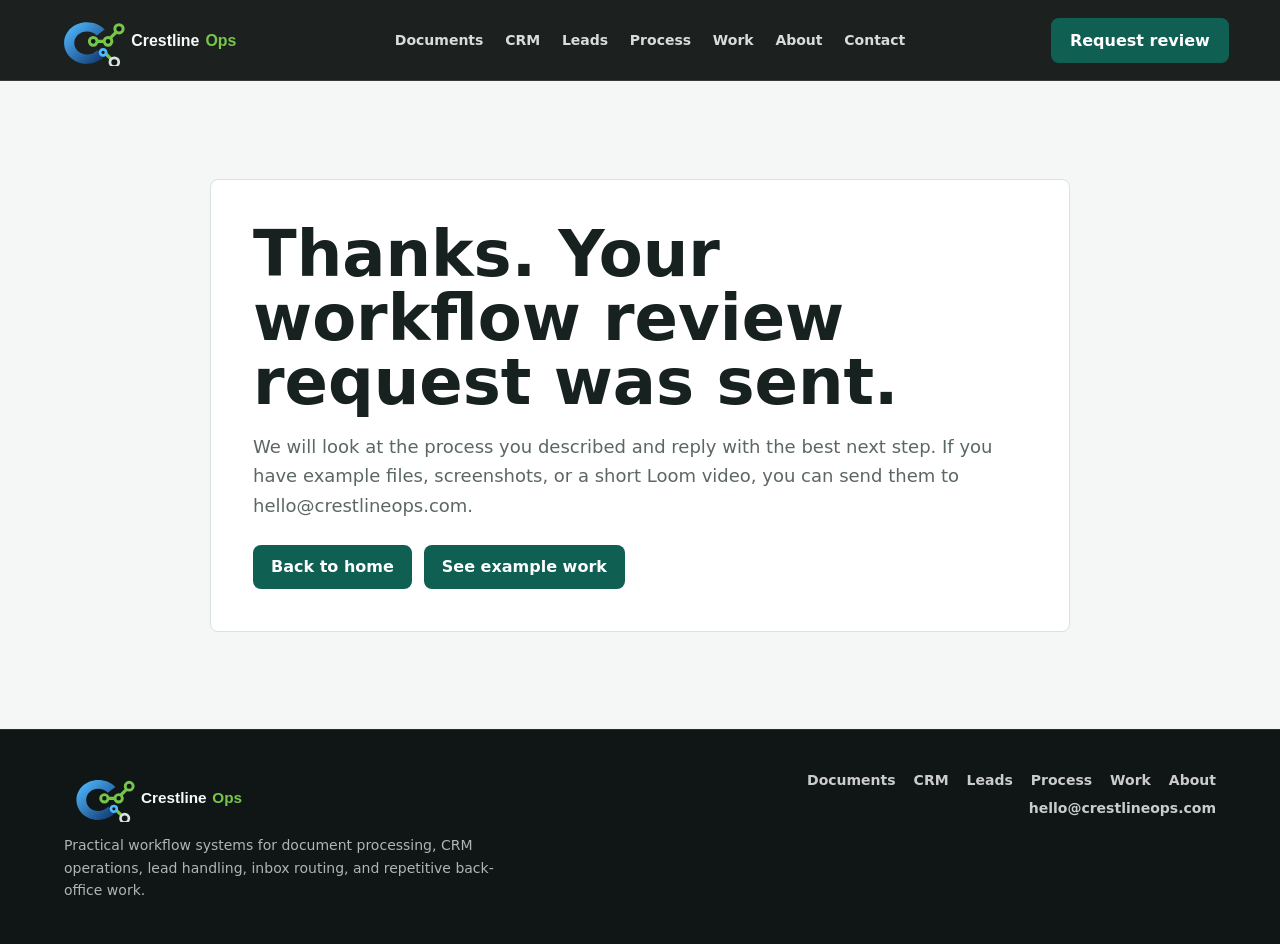
<file: thank-you/index.html>
﻿<!doctype html>
<html lang="en">
<head>
  <meta charset="utf-8">
  <meta name="viewport" content="width=device-width, initial-scale=1">
  <title>Thank You | Crestline Ops</title>
  <meta name="description" content="Thank you for contacting Crestline Ops.">
  <meta name="robots" content="noindex, follow">
  <link rel="canonical" href="https://crestlineops.com/thank-you/">
  <link rel="icon" type="image/svg+xml" href="/assets/favicon.svg">
  <link rel="stylesheet" href="/assets/site-enhancements.css">
  <style>
    :root{--ink:#17211f;--muted:#5b6765;--wash:#f4f7f6;--line:#d9e2df;--green:#0f5f53;--green2:#1f7a68;--charcoal:#101615;--max:860px}
    *{box-sizing:border-box}body{margin:0;font-family:Inter,ui-sans-serif,system-ui,-apple-system,BlinkMacSystemFont,"Segoe UI",sans-serif;color:var(--ink);background:var(--wash)}a{color:inherit;text-decoration:none}.nav{display:flex;justify-content:space-between;align-items:center;padding:16px clamp(18px,5vw,64px);background:var(--charcoal);color:#fff}.nav img{width:210px}.button{display:inline-flex;align-items:center;justify-content:center;min-height:44px;padding:12px 18px;border-radius:8px;background:var(--green);color:#fff;font-weight:750}.button:hover{background:var(--green2)}main{min-height:72vh;display:grid;place-items:center;padding:70px 18px}.box{max-width:var(--max);padding:42px;border:1px solid var(--line);border-radius:8px;background:#fff}h1{margin:0;font-size:clamp(38px,5vw,64px);line-height:1}p{color:var(--muted);font-size:18px;line-height:1.65}.actions{display:flex;gap:12px;flex-wrap:wrap;margin-top:24px}.footer{padding:30px clamp(18px,5vw,64px);background:var(--charcoal);color:rgba(255,255,255,.72)}@media(max-width:620px){.nav img{width:168px}.box{padding:28px}.button{width:100%}}
  </style>
</head>
<body class="interior-page">
  <header class="nav" aria-label="Primary navigation">
    <a class="brand" href="/" aria-label="Crestline Ops home"><img class="brand-logo" src="/assets/crestline-ops-logo-wide.svg" alt="Crestline Ops"></a>
    <nav class="nav-links" aria-label="Site links">
      <a href="/document-processing-systems/">Documents</a>
      <a href="/crm-operations-systems/">CRM</a>
      <a href="/lead-operations-systems/">Leads</a>
      <a href="/#process">Process</a>
      <a href="/work/">Work</a>
      <a href="/about/">About</a>
      <a href="/#contact">Contact</a>
    </nav>
    <a class="button nav-cta" href="/#contact">Request review</a>
  </header><main>
    <section class="box">
      <h1>Thanks. Your workflow review request was sent.</h1>
      <p>We will look at the process you described and reply with the best next step. If you have example files, screenshots, or a short Loom video, you can send them to hello@crestlineops.com.</p>
      <div class="actions">
        <a class="button" href="/">Back to home</a>
        <a class="button" href="/work/">See example work</a>
      </div>
    </section>
  </main>
  <footer class="footer">
    <div class="footer-inner">
      <div class="footer-brand">
        <img class="footer-logo" src="/assets/crestline-ops-logo-wide.svg" alt="Crestline Ops">
        <p>Practical workflow systems for document processing, CRM operations, lead handling, inbox routing, and repetitive back-office work.</p>
      </div>
      <div class="footer-links" aria-label="Footer navigation">
        <a href="/document-processing-systems/">Documents</a>
        <a href="/crm-operations-systems/">CRM</a>
        <a href="/lead-operations-systems/">Leads</a>
        <a href="/#process">Process</a>
        <a href="/work/">Work</a>
        <a href="/about/">About</a>
        <a href="mailto:hello@crestlineops.com">hello@crestlineops.com</a>
      </div>
    </div>
  </footer>
</body>
</html>
</file>
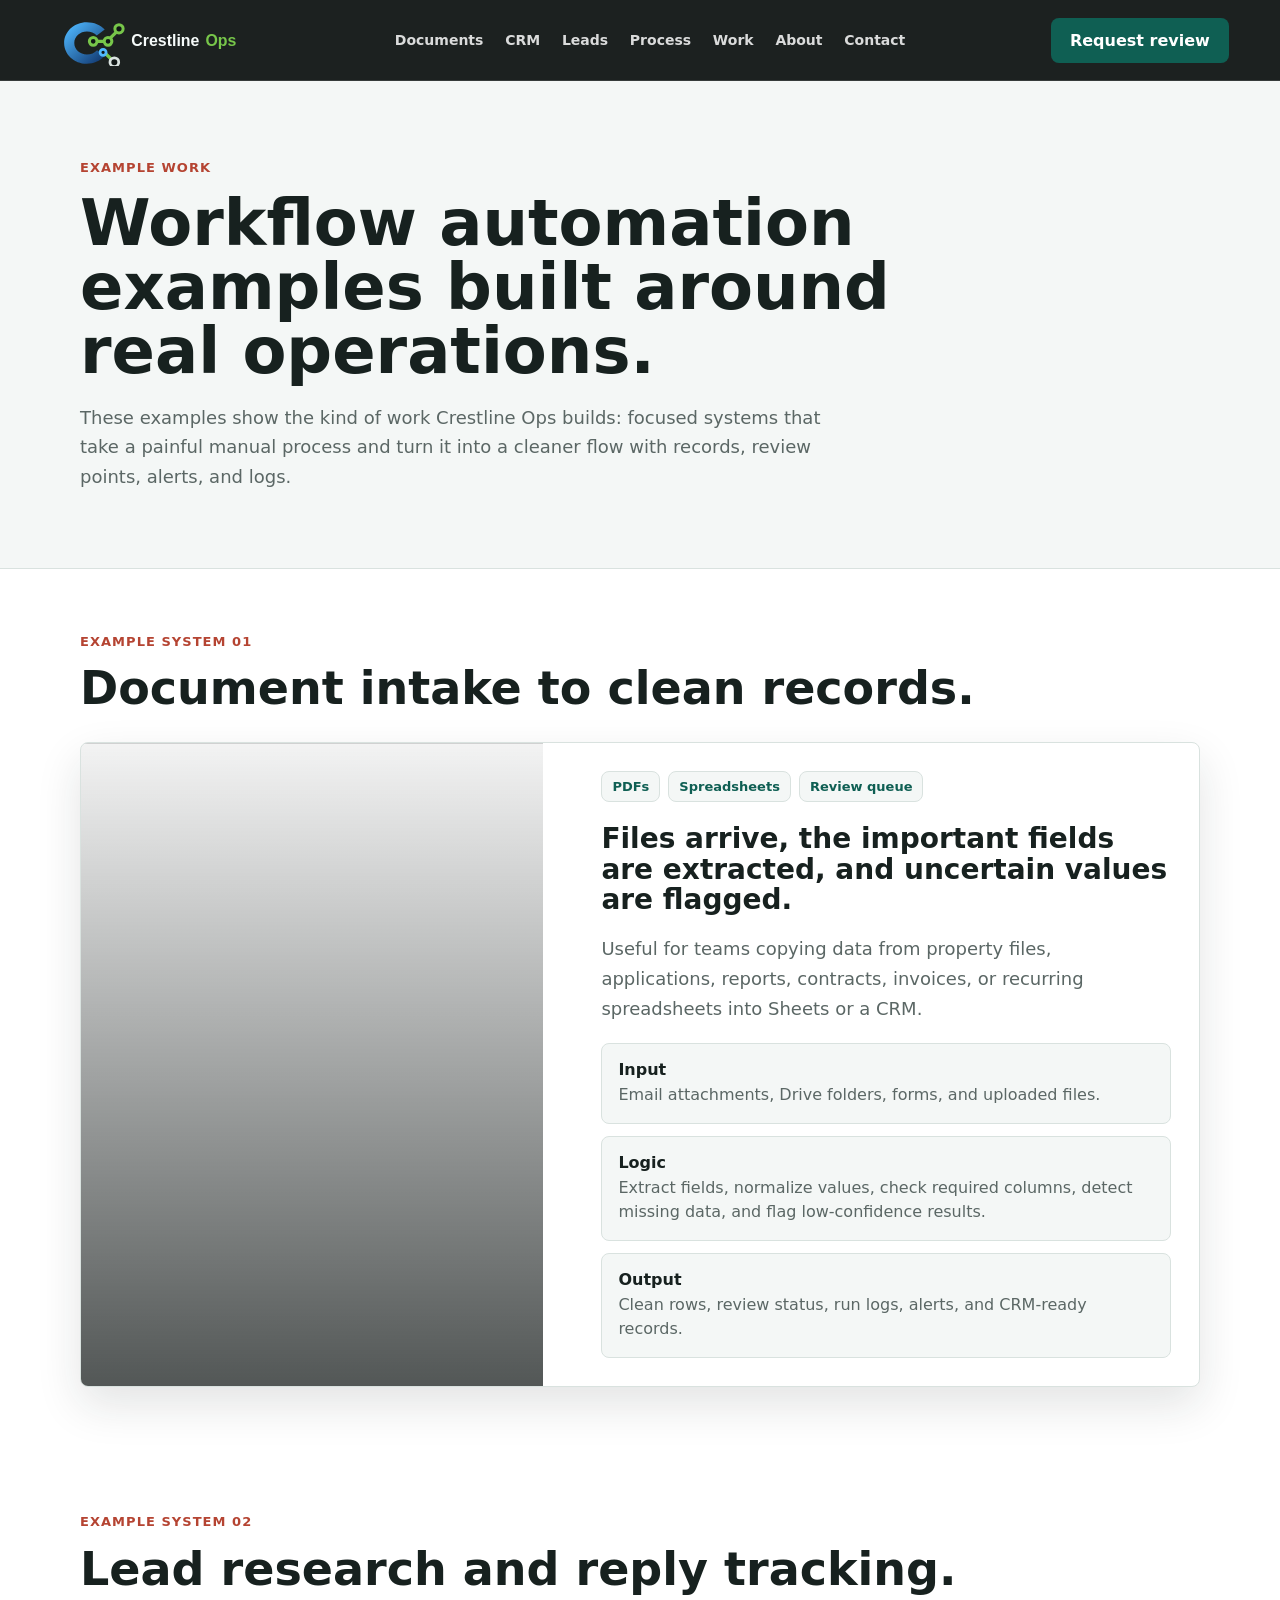
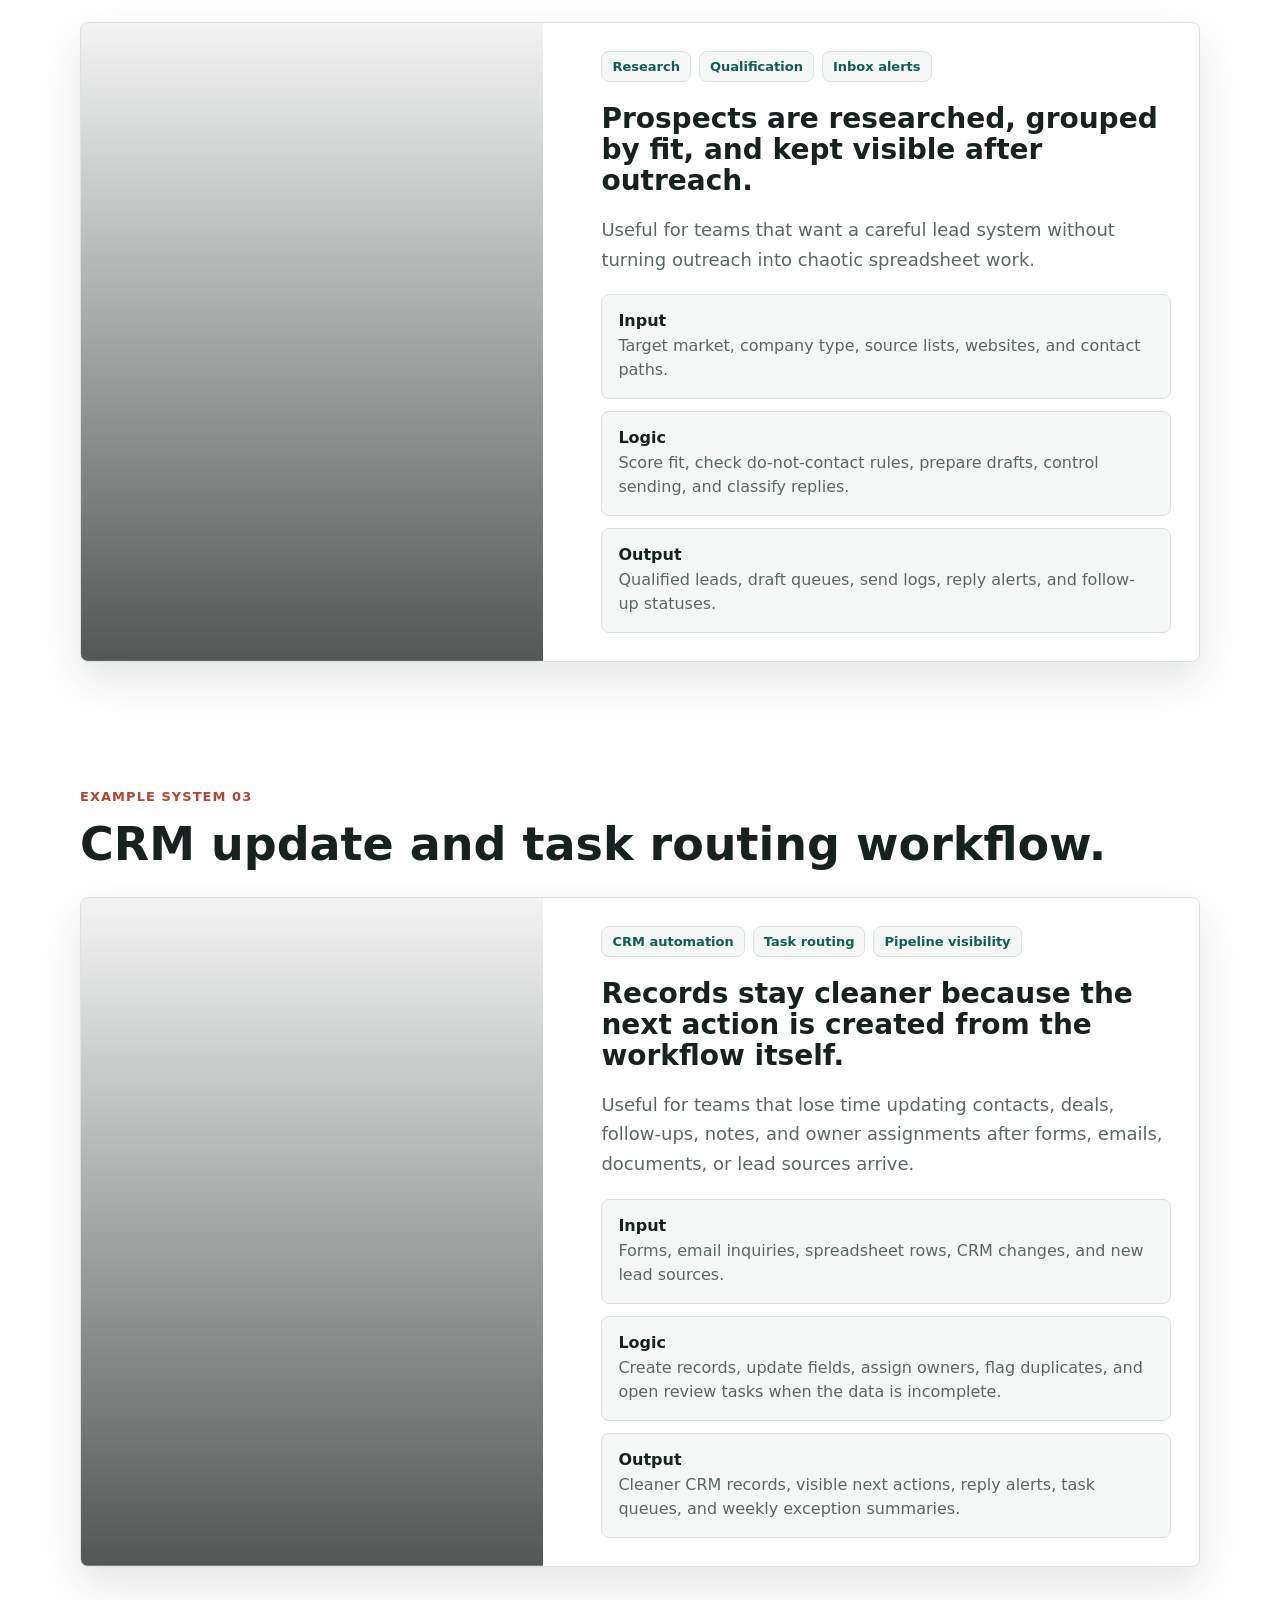
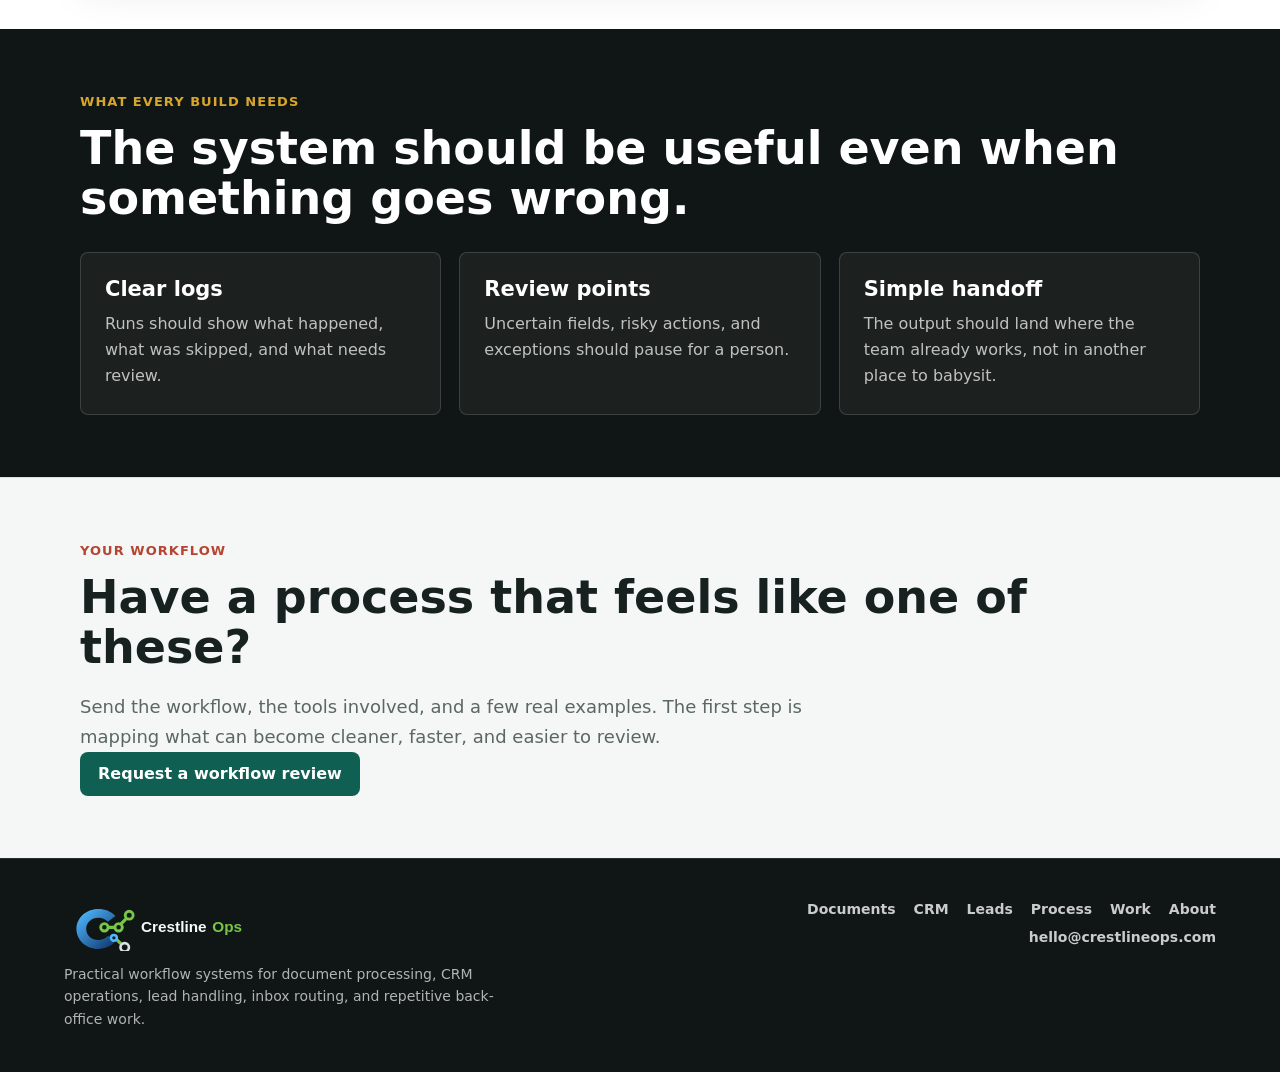
<file: work/index.html>
﻿<!doctype html>
<html lang="en">
<head>
  <meta charset="utf-8">
  <meta name="viewport" content="width=device-width, initial-scale=1">
  <title>Workflow Automation Examples | Crestline Ops</title>
  <meta name="description" content="Workflow automation examples from Crestline Ops, including document processing automation, CRM automation, lead research workflows, reply tracking, and review queues.">
  <meta name="robots" content="index, follow, max-image-preview:large">
  <link rel="canonical" href="https://crestlineops.com/work/">
  <link rel="icon" type="image/svg+xml" href="/assets/favicon.svg">
  <link rel="stylesheet" href="/assets/site-enhancements.css">
  <style>
    :root{--ink:#17211f;--muted:#5b6765;--wash:#f4f7f6;--line:#d9e2df;--green:#0f5f53;--green2:#1f7a68;--red:#b54432;--charcoal:#101615;--gold:#d8a62a;--max:1120px;--shadow:0 18px 45px rgba(23,33,31,.12)}
    *{box-sizing:border-box}body{margin:0;font-family:Inter,ui-sans-serif,system-ui,-apple-system,BlinkMacSystemFont,"Segoe UI",sans-serif;color:var(--ink);background:#fff}a{color:inherit;text-decoration:none}img{display:block;max-width:100%}.nav{display:flex;justify-content:space-between;align-items:center;gap:18px;padding:16px clamp(18px,5vw,64px);background:var(--charcoal);color:#fff}.nav img{width:210px}.nav-links{display:flex;gap:18px;color:rgba(255,255,255,.8);font-size:14px}.button{display:inline-flex;align-items:center;justify-content:center;min-height:44px;padding:12px 18px;border-radius:8px;background:var(--green);color:#fff;font-weight:750}.button:hover{background:var(--green2)}
    .hero{padding:76px clamp(18px,6vw,84px);background:var(--wash);border-bottom:1px solid var(--line)}.wrap{max-width:var(--max);margin:0 auto}.kicker{margin:0 0 12px;color:var(--red);font-size:13px;font-weight:800;letter-spacing:.08em;text-transform:uppercase}h1{max-width:860px;margin:0;font-size:clamp(38px,5vw,66px);line-height:1;letter-spacing:0}p{color:var(--muted);line-height:1.65;font-size:18px}.lead{max-width:760px;margin:20px 0 0}
    section{padding:62px clamp(18px,6vw,84px)}h2{margin:0;font-size:clamp(30px,4vw,46px);line-height:1.08}.case{display:grid;grid-template-columns:.85fr 1.15fr;gap:30px;align-items:stretch;margin-top:28px;border:1px solid var(--line);border-radius:8px;overflow:hidden;background:#fff;box-shadow:var(--shadow)}.case-img{min-height:360px;background:center/cover}.case-body{padding:28px}.case-body h3{margin:0 0 12px;font-size:28px;line-height:1.1}.tag-row{display:flex;gap:8px;flex-wrap:wrap;margin-bottom:22px}.tag-row span{padding:7px 10px;border:1px solid var(--line);border-radius:8px;background:var(--wash);color:var(--green);font-size:13px;font-weight:800}.points{display:grid;gap:12px;margin-top:20px}.points div{padding:16px;border:1px solid var(--line);border-radius:8px;background:var(--wash)}.points strong{display:block;margin-bottom:4px}.points span{color:var(--muted);line-height:1.5}.dark{background:var(--charcoal);color:#fff}.dark p{color:rgba(255,255,255,.72)}.dark .kicker{color:var(--gold)}.grid{display:grid;grid-template-columns:repeat(3,1fr);gap:18px;margin-top:28px}.card{padding:24px;border:1px solid rgba(255,255,255,.15);border-radius:8px;background:rgba(255,255,255,.05)}.card h3{margin:0 0 10px;font-size:21px}.card p{margin:0;font-size:16px}.cta{background:var(--wash);border-top:1px solid var(--line)}.footer{padding:30px clamp(18px,5vw,64px);background:var(--charcoal);color:rgba(255,255,255,.72)}
    @media(max-width:880px){.case,.grid{grid-template-columns:1fr}.nav-links{display:none}.case-img{min-height:260px}.nav img{width:168px}section,.hero{padding:50px 18px}}
  </style>
</head>
<body class="interior-page">
  <header class="nav" aria-label="Primary navigation">
    <a class="brand" href="/" aria-label="Crestline Ops home"><img class="brand-logo" src="/assets/crestline-ops-logo-wide.svg" alt="Crestline Ops"></a>
    <nav class="nav-links" aria-label="Site links">
      <a href="/document-processing-systems/">Documents</a>
      <a href="/crm-operations-systems/">CRM</a>
      <a href="/lead-operations-systems/">Leads</a>
      <a href="/#process">Process</a>
      <a href="/work/">Work</a>
      <a href="/about/">About</a>
      <a href="/#contact">Contact</a>
    </nav>
    <a class="button nav-cta" href="/#contact">Request review</a>
  </header><main>
    <section class="hero">
      <div class="wrap">
        <p class="kicker">Example Work</p>
        <h1>Workflow automation examples built around real operations.</h1>
        <p class="lead">These examples show the kind of work Crestline Ops builds: focused systems that take a painful manual process and turn it into a cleaner flow with records, review points, alerts, and logs.</p>
      </div>
    </section>

    <section>
      <div class="wrap">
        <p class="kicker">Example system 01</p>
        <h2>Document intake to clean records.</h2>
        <article class="case">
          <div class="case-img" style="background-image:linear-gradient(180deg,rgba(16,22,21,.05),rgba(16,22,21,.72)),url('https://images.unsplash.com/photo-1450101499163-c8848c66ca85?auto=format&fit=crop&w=1200&q=82')" role="img" aria-label="Document workflow"></div>
          <div class="case-body">
            <div class="tag-row"><span>PDFs</span><span>Spreadsheets</span><span>Review queue</span></div>
            <h3>Files arrive, the important fields are extracted, and uncertain values are flagged.</h3>
            <p>Useful for teams copying data from property files, applications, reports, contracts, invoices, or recurring spreadsheets into Sheets or a CRM.</p>
            <div class="points">
              <div><strong>Input</strong><span>Email attachments, Drive folders, forms, and uploaded files.</span></div>
              <div><strong>Logic</strong><span>Extract fields, normalize values, check required columns, detect missing data, and flag low-confidence results.</span></div>
              <div><strong>Output</strong><span>Clean rows, review status, run logs, alerts, and CRM-ready records.</span></div>
            </div>
          </div>
        </article>
      </div>
    </section>

    <section>
      <div class="wrap">
        <p class="kicker">Example system 02</p>
        <h2>Lead research and reply tracking.</h2>
        <article class="case">
          <div class="case-img" style="background-image:linear-gradient(180deg,rgba(16,22,21,.05),rgba(16,22,21,.72)),url('https://images.unsplash.com/photo-1556761175-5973dc0f32e7?auto=format&fit=crop&w=1200&q=82')" role="img" aria-label="Lead research workflow"></div>
          <div class="case-body">
            <div class="tag-row"><span>Research</span><span>Qualification</span><span>Inbox alerts</span></div>
            <h3>Prospects are researched, grouped by fit, and kept visible after outreach.</h3>
            <p>Useful for teams that want a careful lead system without turning outreach into chaotic spreadsheet work.</p>
            <div class="points">
              <div><strong>Input</strong><span>Target market, company type, source lists, websites, and contact paths.</span></div>
              <div><strong>Logic</strong><span>Score fit, check do-not-contact rules, prepare drafts, control sending, and classify replies.</span></div>
              <div><strong>Output</strong><span>Qualified leads, draft queues, send logs, reply alerts, and follow-up statuses.</span></div>
            </div>
          </div>
        </article>
      </div>
    </section>

    <section>
      <div class="wrap">
        <p class="kicker">Example system 03</p>
        <h2>CRM update and task routing workflow.</h2>
        <article class="case">
          <div class="case-img" style="background-image:linear-gradient(180deg,rgba(16,22,21,.05),rgba(16,22,21,.72)),url('https://images.unsplash.com/photo-1554224155-6726b3ff858f?auto=format&fit=crop&w=1200&q=82')" role="img" aria-label="CRM automation workflow"></div>
          <div class="case-body">
            <div class="tag-row"><span>CRM automation</span><span>Task routing</span><span>Pipeline visibility</span></div>
            <h3>Records stay cleaner because the next action is created from the workflow itself.</h3>
            <p>Useful for teams that lose time updating contacts, deals, follow-ups, notes, and owner assignments after forms, emails, documents, or lead sources arrive.</p>
            <div class="points">
              <div><strong>Input</strong><span>Forms, email inquiries, spreadsheet rows, CRM changes, and new lead sources.</span></div>
              <div><strong>Logic</strong><span>Create records, update fields, assign owners, flag duplicates, and open review tasks when the data is incomplete.</span></div>
              <div><strong>Output</strong><span>Cleaner CRM records, visible next actions, reply alerts, task queues, and weekly exception summaries.</span></div>
            </div>
          </div>
        </article>
      </div>
    </section>

    <section class="dark">
      <div class="wrap">
        <p class="kicker">What every build needs</p>
        <h2>The system should be useful even when something goes wrong.</h2>
        <div class="grid">
          <article class="card"><h3>Clear logs</h3><p>Runs should show what happened, what was skipped, and what needs review.</p></article>
          <article class="card"><h3>Review points</h3><p>Uncertain fields, risky actions, and exceptions should pause for a person.</p></article>
          <article class="card"><h3>Simple handoff</h3><p>The output should land where the team already works, not in another place to babysit.</p></article>
        </div>
      </div>
    </section>

    <section class="cta">
      <div class="wrap">
        <p class="kicker">Your workflow</p>
        <h2>Have a process that feels like one of these?</h2>
        <p class="lead">Send the workflow, the tools involved, and a few real examples. The first step is mapping what can become cleaner, faster, and easier to review.</p>
        <a class="button" href="/#contact">Request a workflow review</a>
      </div>
    </section>
  </main>
  <footer class="footer">
    <div class="footer-inner">
      <div class="footer-brand">
        <img class="footer-logo" src="/assets/crestline-ops-logo-wide.svg" alt="Crestline Ops">
        <p>Practical workflow systems for document processing, CRM operations, lead handling, inbox routing, and repetitive back-office work.</p>
      </div>
      <div class="footer-links" aria-label="Footer navigation">
        <a href="/document-processing-systems/">Documents</a>
        <a href="/crm-operations-systems/">CRM</a>
        <a href="/lead-operations-systems/">Leads</a>
        <a href="/#process">Process</a>
        <a href="/work/">Work</a>
        <a href="/about/">About</a>
        <a href="mailto:hello@crestlineops.com">hello@crestlineops.com</a>
      </div>
    </div>
  </footer>
</body>
</html>
</file>
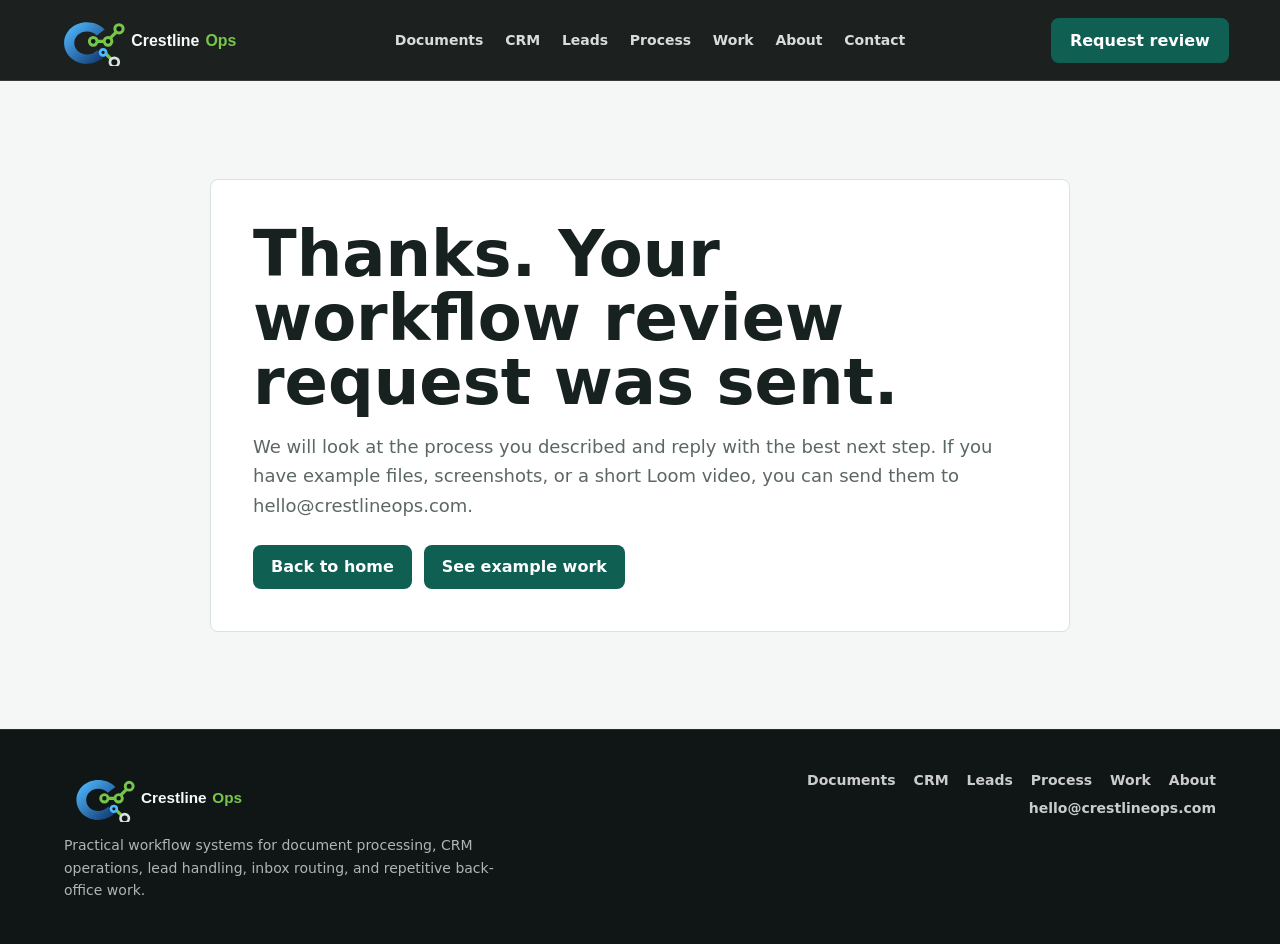
<file: thank-you.html>
﻿<!doctype html>
<html lang="en">
<head>
  <meta charset="utf-8">
  <meta name="viewport" content="width=device-width, initial-scale=1">
  <title>Thank You | Crestline Ops</title>
  <meta name="robots" content="noindex, follow">
  <meta http-equiv="refresh" content="0; url=/thank-you/">
  <link rel="canonical" href="https://crestlineops.com/thank-you/">
</head>
<body class="interior-page">
  <p>Redirecting to <a href="/thank-you/">thank you page</a>.</p>
</body>
</html>
</file>
<file: assets/site-enhancements.css>
/* Shared site system layered across every page. */

:root {
  --nav-h: 76px;
  --site-font: Inter, ui-sans-serif, system-ui, -apple-system, BlinkMacSystemFont, "Segoe UI", sans-serif;
}

html {
  scroll-padding-top: var(--nav-h);
}

body {
  font-family: var(--site-font) !important;
}

.nav,
.footer {
  font-family: var(--site-font) !important;
}

.nav {
  position: sticky !important;
  top: 0 !important;
  z-index: 50 !important;
  min-height: var(--nav-h) !important;
  display: flex !important;
  align-items: center !important;
  justify-content: space-between !important;
  gap: 22px !important;
  padding: 14px clamp(18px, 4vw, 64px) !important;
  color: #fff !important;
  background: rgba(16, 22, 21, 0.95) !important;
  border-bottom: 1px solid rgba(255, 255, 255, 0.12) !important;
  backdrop-filter: blur(14px) !important;
}

.nav a {
  outline-offset: 4px;
}

.brand,
.nav > a:first-child {
  display: inline-flex !important;
  align-items: center !important;
  flex: 0 0 auto !important;
}

.brand-logo,
.nav img {
  width: 198px !important;
  height: auto !important;
  object-fit: contain !important;
}

.nav-links {
  display: flex !important;
  align-items: center !important;
  justify-content: center !important;
  gap: clamp(12px, 1.7vw, 24px) !important;
  color: rgba(255, 255, 255, 0.84) !important;
  font-size: 14px !important;
  font-weight: 650 !important;
  line-height: 1 !important;
}

.nav-links a {
  position: relative;
  padding: 8px 0;
  white-space: nowrap;
}

.nav-links a::after {
  position: absolute;
  left: 0;
  right: 0;
  bottom: 2px;
  height: 2px;
  content: "";
  background: #78c94d;
  transform: scaleX(0);
  transform-origin: left;
  transition: transform 160ms ease;
}

.nav-links a:hover::after,
.nav-links a:focus-visible::after {
  transform: scaleX(1);
}

.nav-cta {
  flex: 0 0 auto !important;
  color: #fff !important;
  background: #0f5f53 !important;
  border: 1px solid transparent !important;
}

.contact-direct {
  display: grid;
  gap: 16px;
  padding: 24px;
  border: 1px solid rgba(255, 255, 255, 0.24);
  border-radius: 8px;
  background: rgba(255, 255, 255, 0.08);
}

.contact-direct p {
  margin: 0;
  color: rgba(255, 255, 255, 0.78);
  line-height: 1.55;
}

.contact-direct .button {
  width: 100%;
}

.contact-email {
  display: inline-flex;
  width: fit-content;
  color: #fff;
  font-weight: 750;
  text-decoration: underline;
  text-underline-offset: 4px;
}

.trust-row {
  display: flex;
  flex-wrap: wrap;
  gap: 10px;
  margin-top: 18px;
}

.trust-row span {
  padding: 8px 10px;
  border: 1px solid rgba(255, 255, 255, 0.18);
  border-radius: 8px;
  color: rgba(255, 255, 255, 0.78);
  font-size: 13px;
  background: rgba(255, 255, 255, 0.06);
}

.about-page .dark .grid .card {
  position: relative !important;
  display: grid !important;
  align-content: end !important;
  min-height: 310px !important;
  overflow: hidden !important;
  padding: 0 !important;
  color: #fff !important;
  border: 1px solid rgba(255, 255, 255, 0.16) !important;
  background: #16201e !important;
}

.about-page .dark .grid .card::before {
  display: block;
  min-height: 170px;
  content: "";
  background-position: center;
  background-size: cover;
}

.about-page .dark .grid .card:nth-of-type(1)::before {
  background-image: linear-gradient(180deg, rgba(16, 22, 21, 0.08), rgba(16, 22, 21, 0.18)), url("https://images.unsplash.com/photo-1554224155-6726b3ff858f?auto=format&fit=crop&w=900&q=82");
}

.about-page .dark .grid .card:nth-of-type(2)::before {
  background-image: linear-gradient(180deg, rgba(16, 22, 21, 0.08), rgba(16, 22, 21, 0.18)), url("https://images.unsplash.com/photo-1559136555-9303baea8ebd?auto=format&fit=crop&w=900&q=82");
}

.about-page .dark .grid .card:nth-of-type(3)::before {
  background-image: linear-gradient(180deg, rgba(16, 22, 21, 0.08), rgba(16, 22, 21, 0.18)), url("https://images.unsplash.com/photo-1460925895917-afdab827c52f?auto=format&fit=crop&w=900&q=82");
}

.about-page .dark .grid .card h3,
.about-page .dark .grid .card p {
  margin-left: 22px !important;
  margin-right: 22px !important;
}

.about-page .dark .grid .card h3 {
  margin-top: 20px !important;
  color: #fff !important;
}

.about-page .dark .grid .card p {
  margin-bottom: 22px !important;
  color: rgba(255, 255, 255, 0.74) !important;
}

.footer {
  padding: 42px clamp(18px, 5vw, 72px) !important;
  color: rgba(255, 255, 255, 0.72) !important;
  background: #101615 !important;
  border-top: 1px solid rgba(255, 255, 255, 0.1) !important;
}

.footer-inner {
  display: grid !important;
  grid-template-columns: minmax(220px, 1fr) auto !important;
  gap: 28px !important;
  align-items: start !important;
  max-width: 1160px !important;
  margin: 0 auto !important;
  font-size: 14px !important;
}

.footer-brand {
  display: grid !important;
  gap: 12px !important;
  max-width: 430px !important;
}

.footer-logo {
  width: 190px !important;
  height: auto !important;
}

.footer-brand p {
  margin: 0 !important;
  color: rgba(255, 255, 255, 0.68) !important;
  font-size: 14px !important;
  line-height: 1.6 !important;
}

.footer-links {
  display: flex !important;
  flex-wrap: wrap !important;
  justify-content: flex-end !important;
  gap: 12px 18px !important;
  max-width: 520px !important;
}

.footer-links a {
  color: rgba(255, 255, 255, 0.78) !important;
  font-weight: 650 !important;
}

.footer-links a:hover,
.footer-links a:focus-visible {
  color: #fff !important;
}

@media (max-width: 980px) {
  .nav {
    flex-wrap: wrap;
    min-height: auto;
  }

  .nav .brand,
  .nav > a:first-child {
    order: 1;
  }

  .nav-cta,
  .nav > .button {
    order: 2;
  }

  .nav-links {
    order: 3;
    display: flex !important;
    width: 100%;
    gap: 10px;
    overflow-x: auto;
    padding: 4px 0 2px;
    scrollbar-width: none;
  }

  .nav-links::-webkit-scrollbar {
    display: none;
  }

  .nav-links a {
    padding: 8px 10px;
    border: 1px solid rgba(255, 255, 255, 0.16);
    border-radius: 8px;
    background: rgba(255, 255, 255, 0.07);
  }

  .nav-links a::after {
    display: none;
  }

  .footer-inner {
    grid-template-columns: 1fr !important;
  }

  .footer-links {
    justify-content: flex-start !important;
  }
}

@media (max-width: 620px) {
  .nav {
    gap: 10px;
  }

  .nav-cta,
  .nav > .button {
    min-height: 40px;
    padding: 10px 12px;
    font-size: 13px;
  }

  .brand-logo,
  .nav img {
    width: 154px !important;
  }

  .footer {
    padding: 34px 18px !important;
  }

  .footer-links {
    display: grid !important;
    gap: 12px !important;
  }
}
</file>
